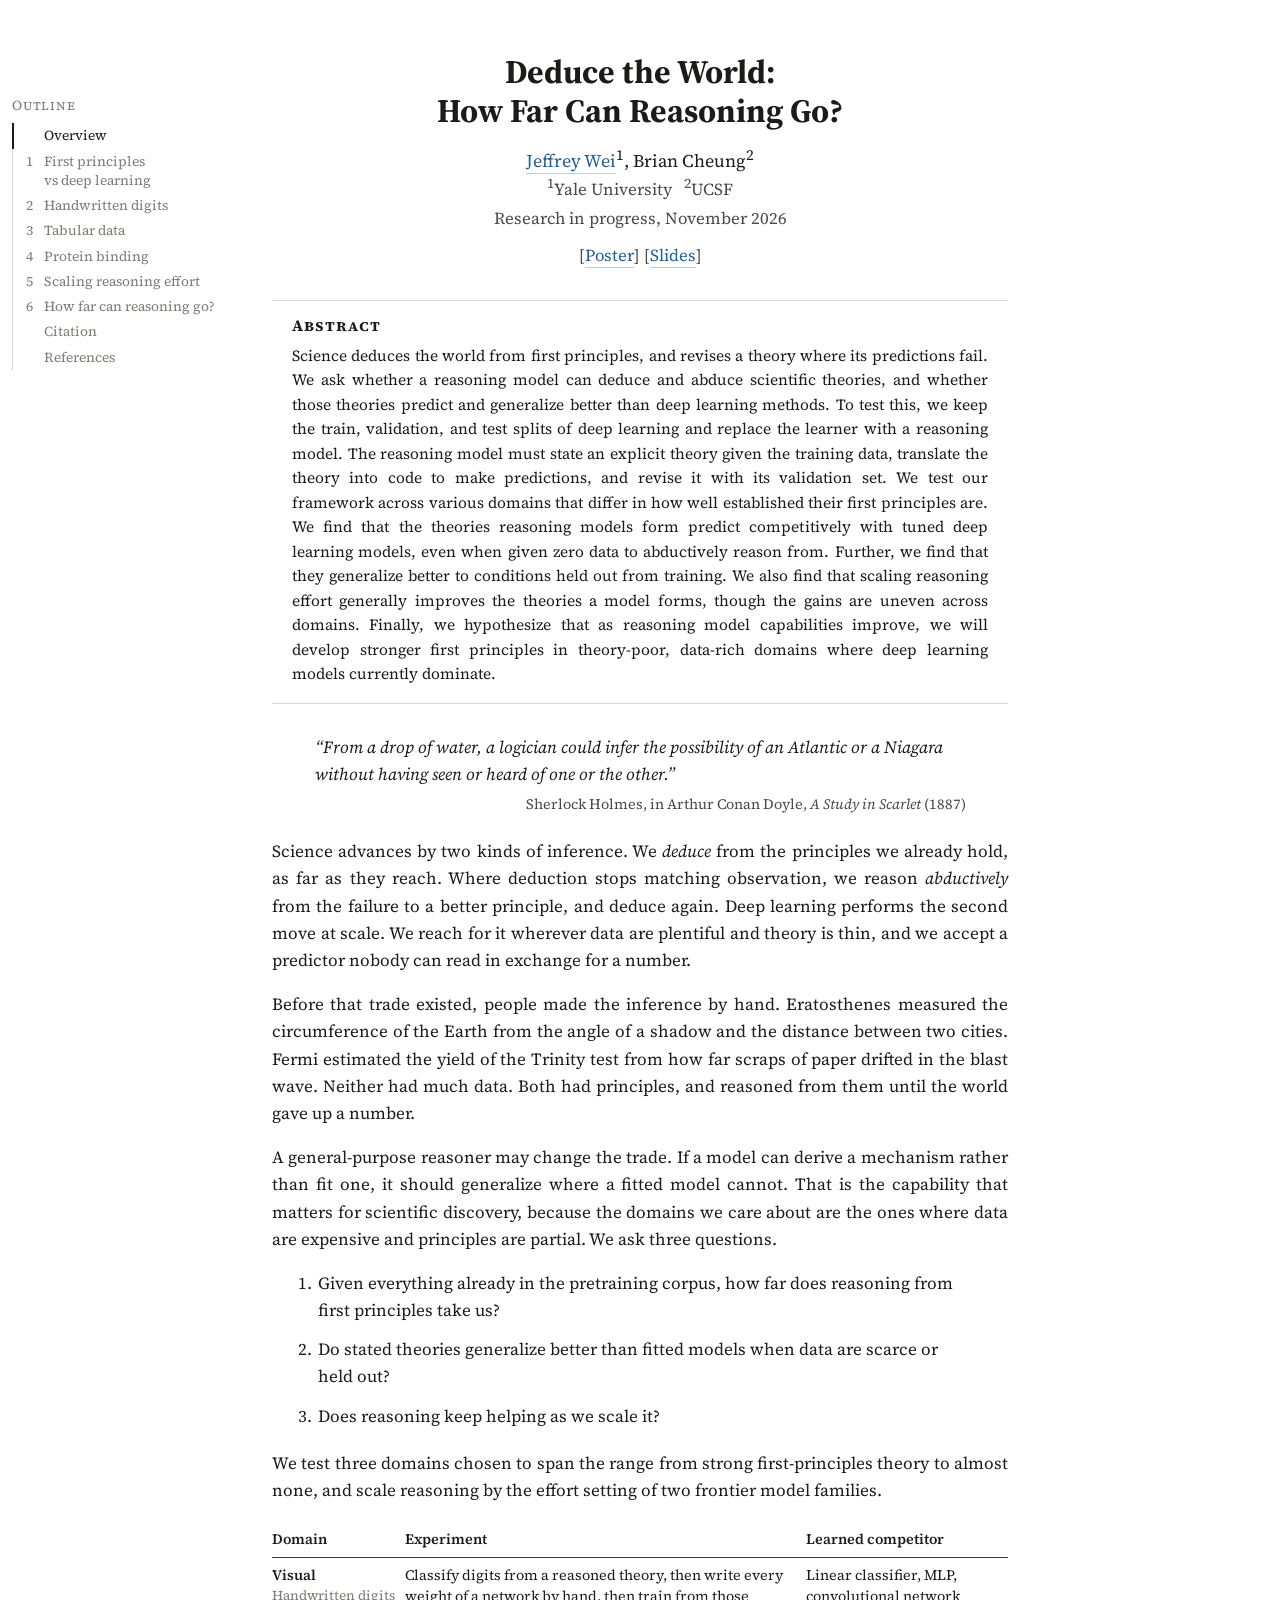
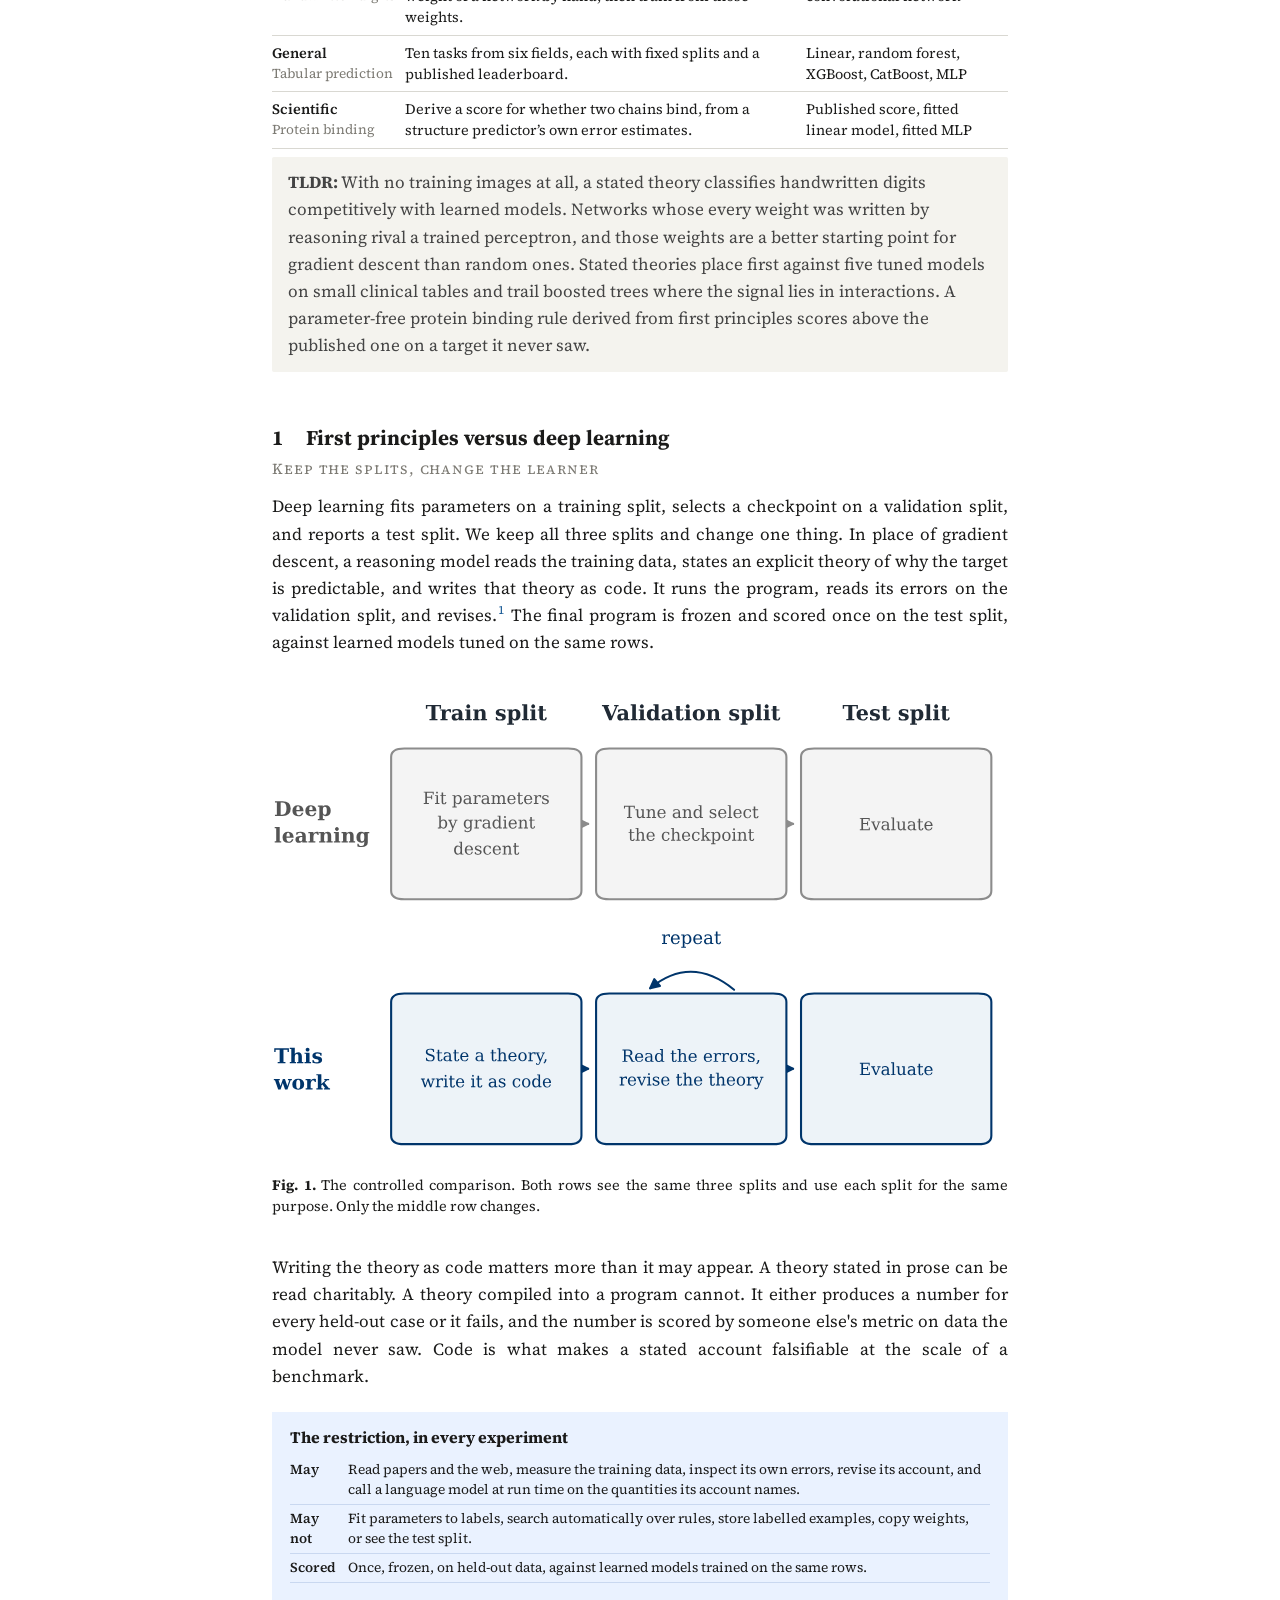
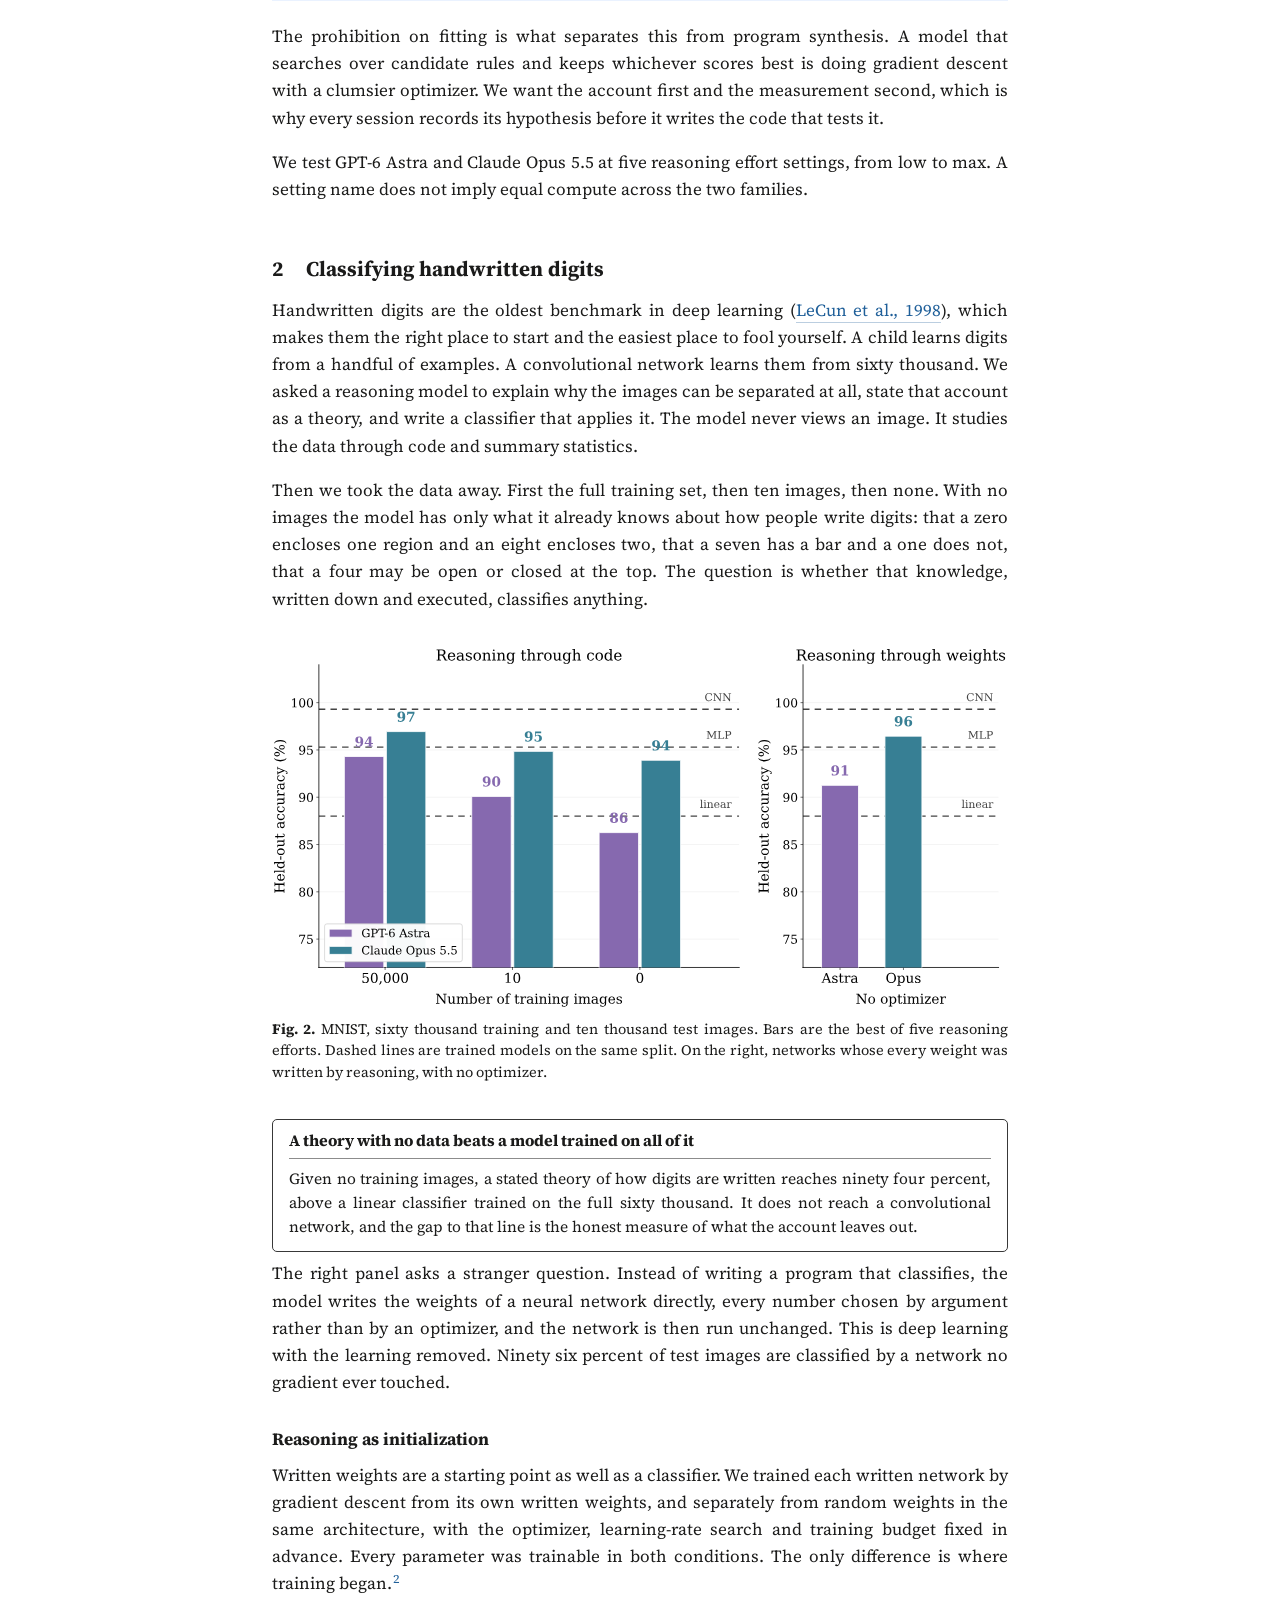
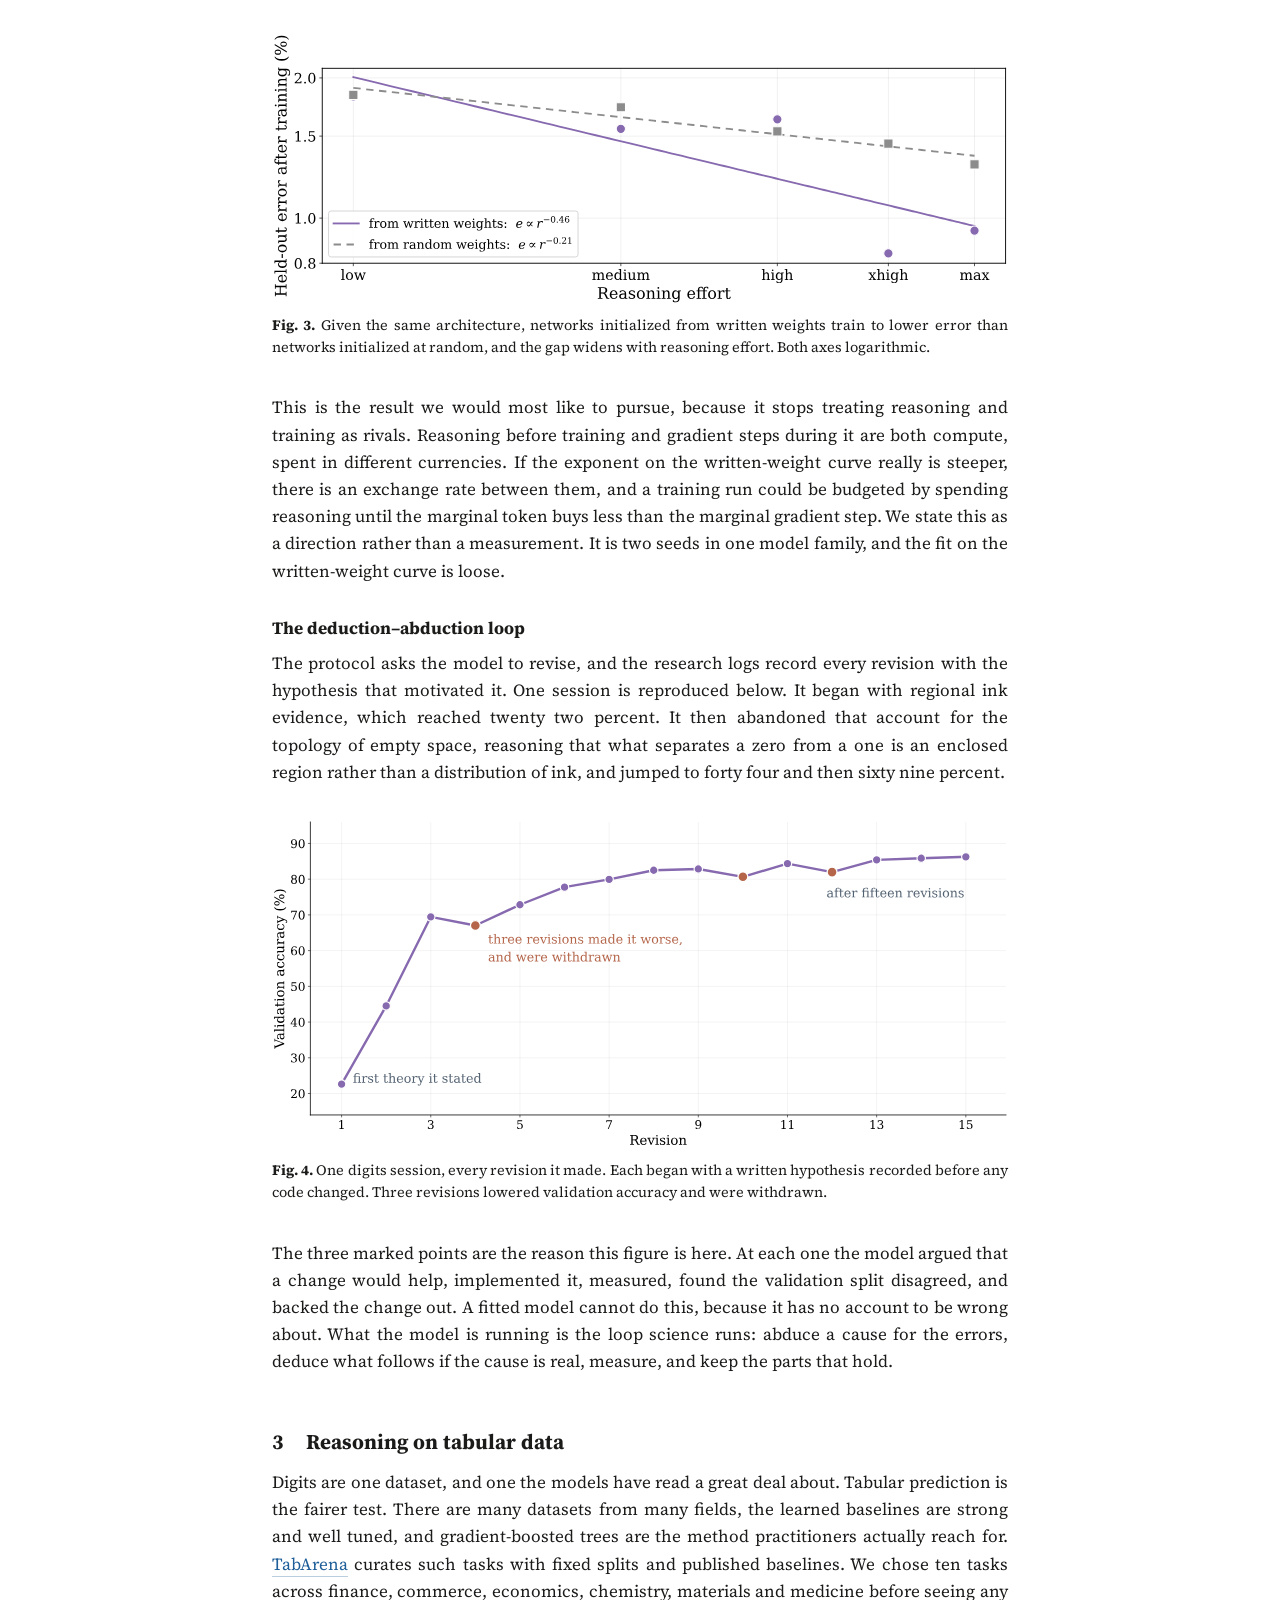
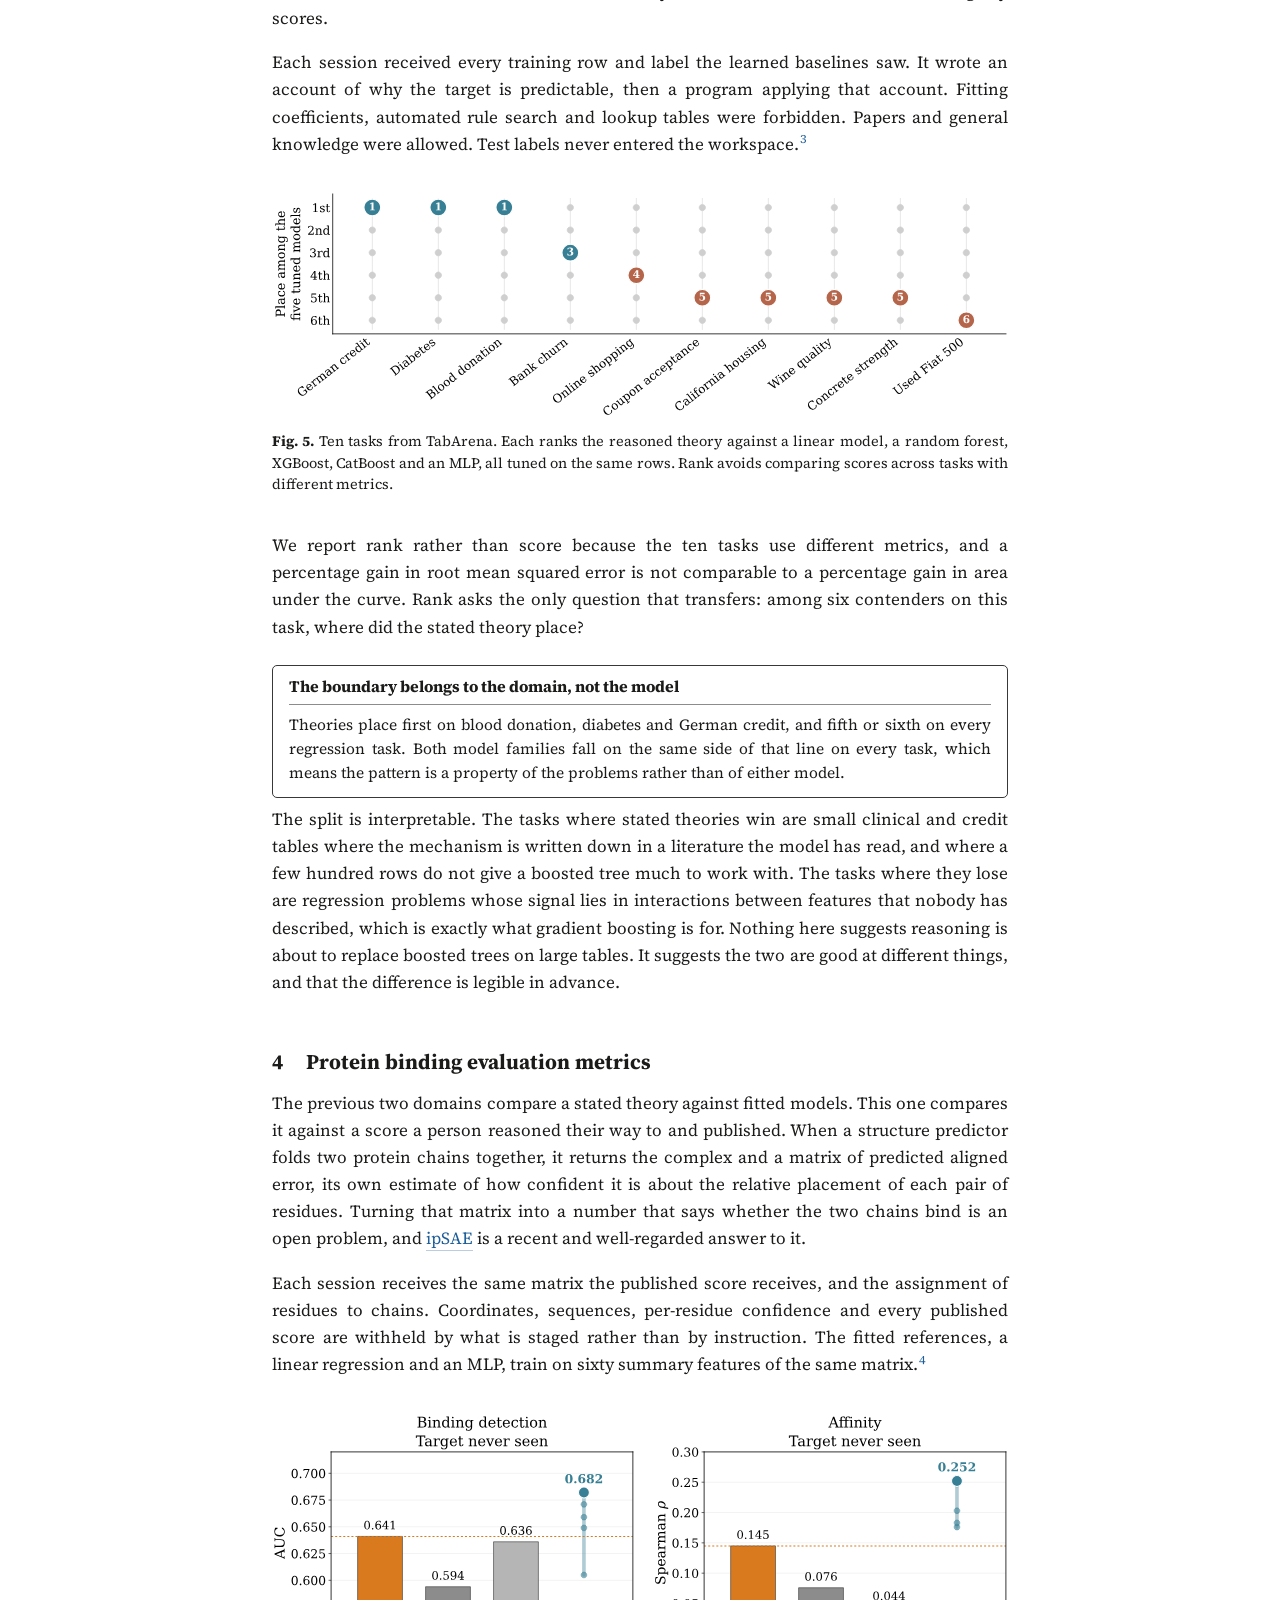
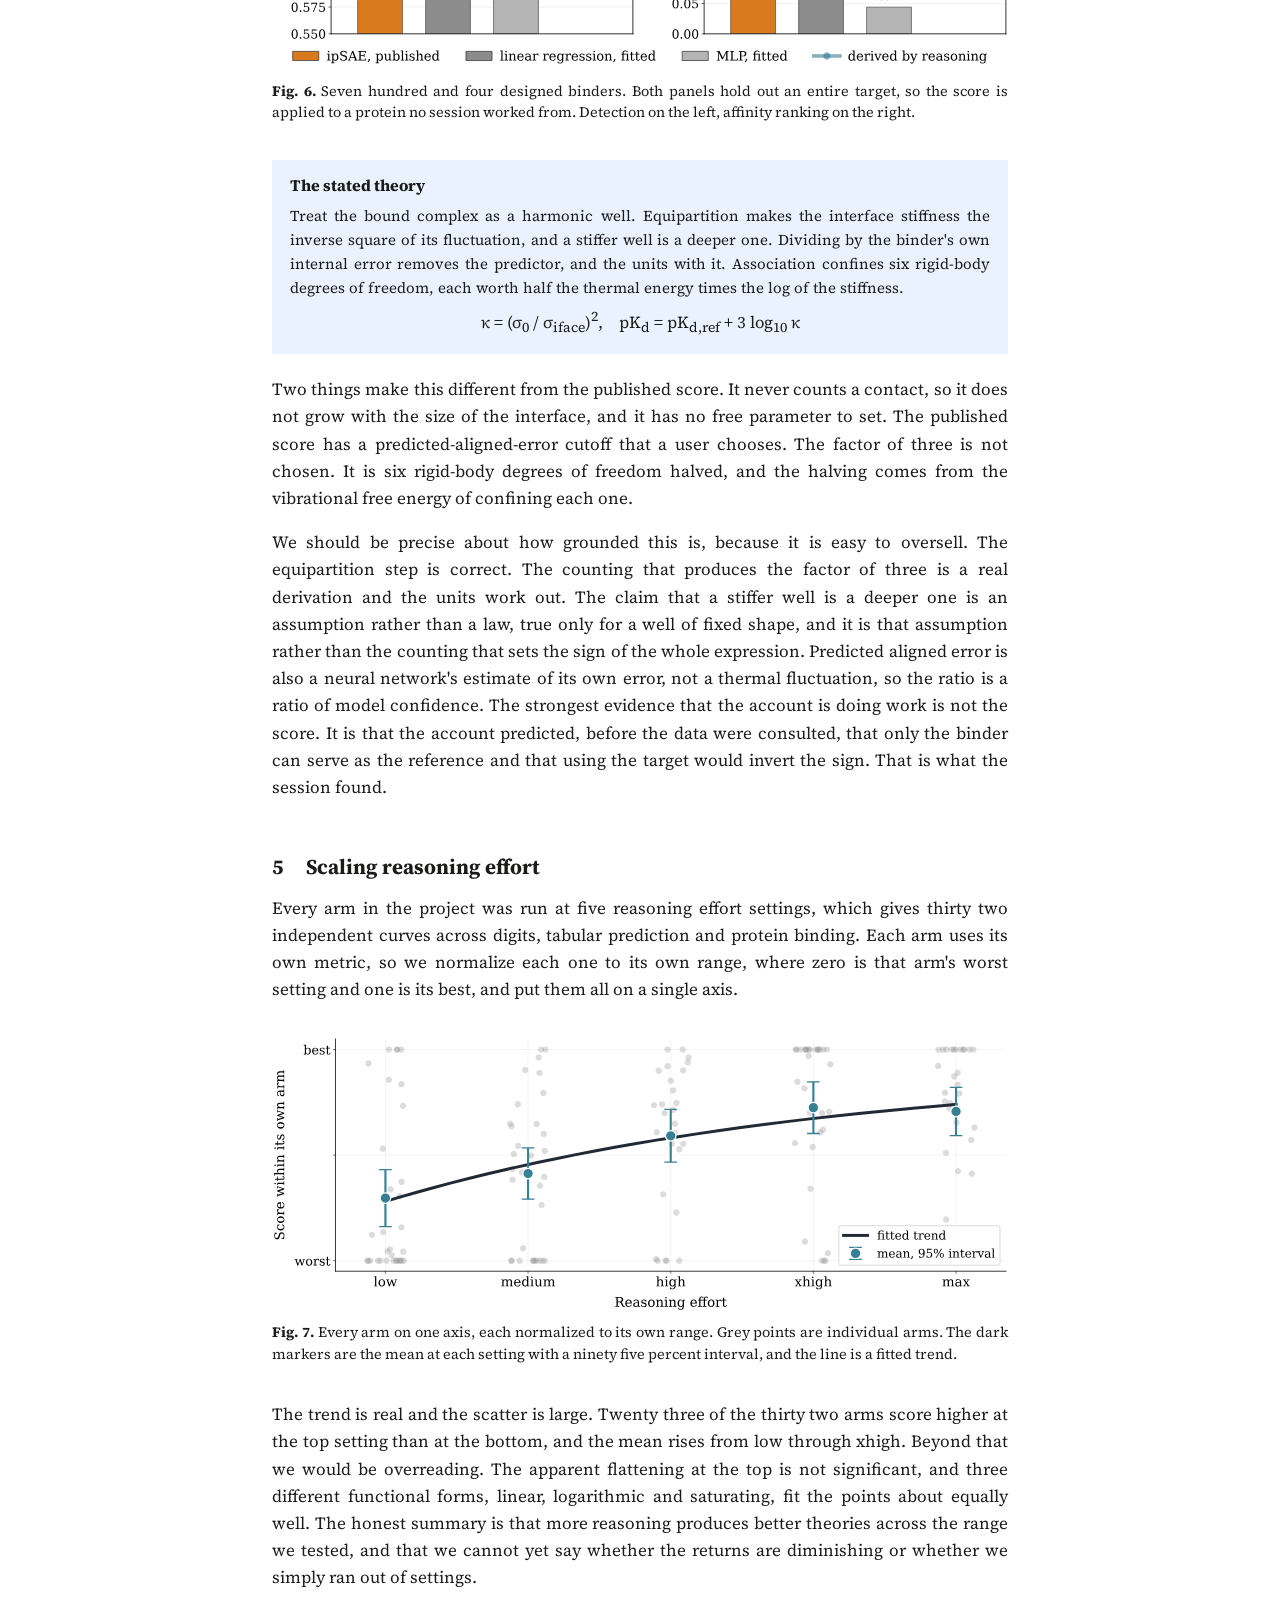
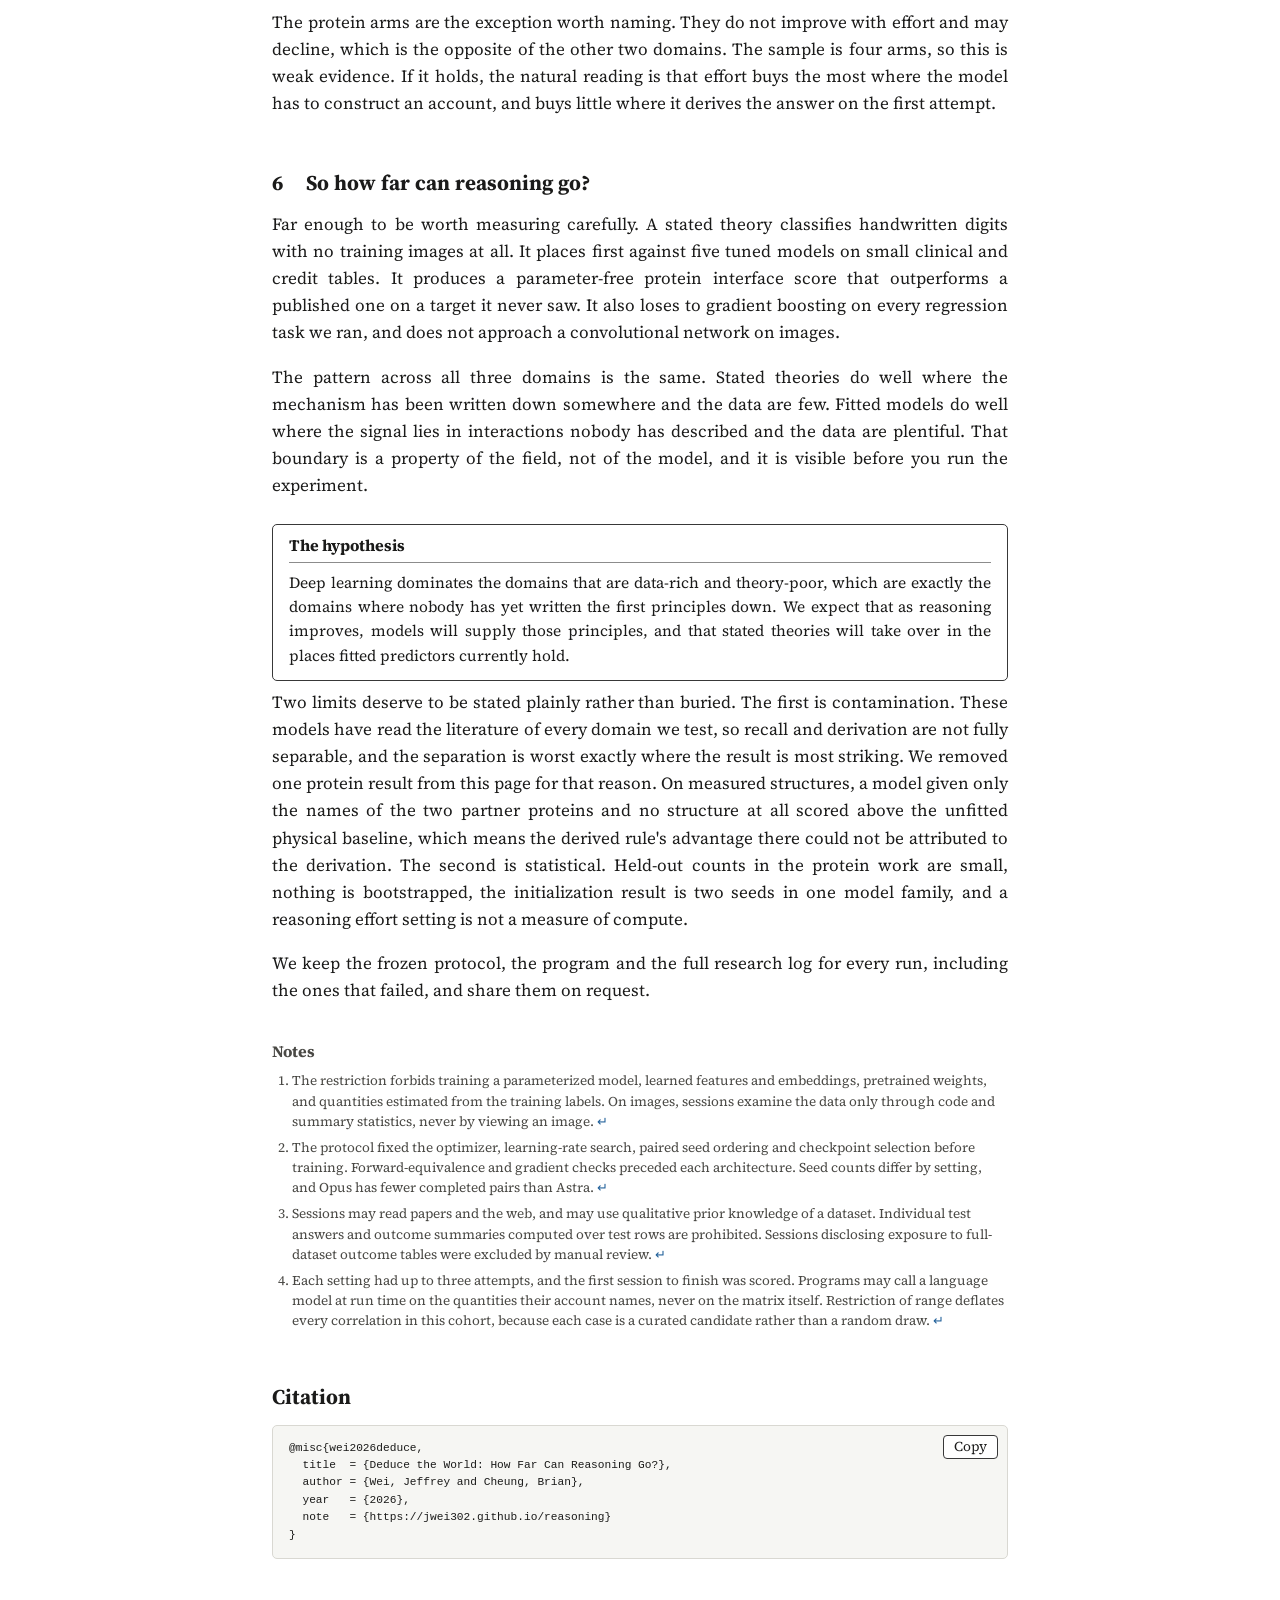
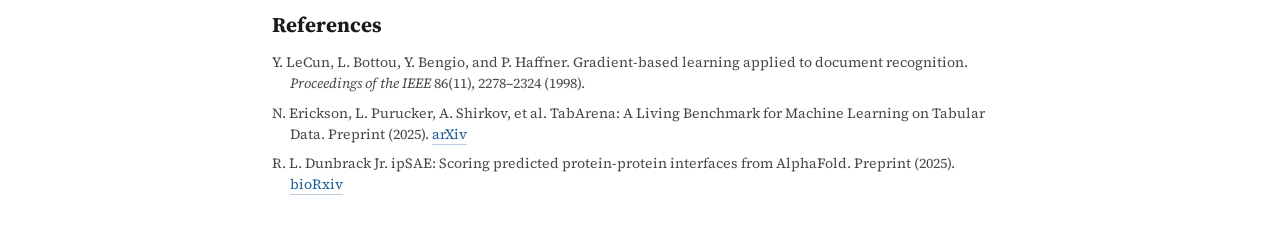
<file: docs/index.html>
<!DOCTYPE html>
<html lang="en">
<head>
<meta charset="utf-8">
<meta name="viewport" content="width=device-width, initial-scale=1">
<title>Deduce the World</title>
<meta name="description" content="Can a reasoning model deduce and abduce scientific theories? We keep the train, validation and test splits of deep learning, replace the learner with a reasoning model, and score the theories it states against tuned models on handwritten digits, tabular data and protein binding.">
<meta property="og:type" content="website">
<meta property="og:title" content="Deduce the World: How Far Can Reasoning Go?">
<meta property="og:description" content="We replace the learner with a reasoning model that must state an explicit theory, write it as code, and revise it against validation. The theories predict competitively with tuned deep learning models and generalize better to held-out conditions.">
<link rel="preconnect" href="https://fonts.googleapis.com">
<link rel="stylesheet" href="https://fonts.googleapis.com/css2?family=Source+Serif+4:ital,opsz,wght@0,8..60,400..700;1,8..60,400..700&display=swap">
<link rel="stylesheet" href="style.css">
<script src="site.js" defer></script>
</head>
<body>
<nav class="toc" aria-label="Outline">
  <p class="toc-title">Outline</p>
  <ol>
    <li><a href="#top"><span></span>Overview</a></li>
    <li><a href="#framework"><span>1</span>First principles vs deep learning</a></li>
    <li><a href="#digits"><span>2</span>Handwritten digits</a></li>
    <li><a href="#tabular"><span>3</span>Tabular data</a></li>
    <li><a href="#binding"><span>4</span>Protein binding</a></li>
    <li><a href="#effort"><span>5</span>Scaling reasoning effort</a></li>
    <li><a href="#close"><span>6</span>How far can reasoning go?</a></li>
    <li><a href="#citation"><span></span>Citation</a></li>
    <li><a href="#references"><span></span>References</a></li>
  </ol>
</nav>
<main>

  <header class="masthead" id="top">
    <h1>Deduce the World:<br>How Far Can Reasoning Go?</h1>
    <p class="authors"><a href="https://jwei302.github.io">Jeffrey Wei</a><sup>1</sup>, Brian Cheung<sup>2</sup></p>
    <p class="venue"><sup>1</sup>Yale University &nbsp; <sup>2</sup>UCSF</p>
    <p class="venue">Research in progress, November 2026</p>
    <p class="links">[<a href="poster.pdf">Poster</a>] [<a href="slides/">Slides</a>]</p>
  </header>

  <section class="abstract" id="abstract">
    <h2>Abstract</h2>
    <p>Science deduces the world from first principles, and revises a theory where its predictions fail. We ask whether a reasoning model can deduce and abduce scientific theories, and whether those theories predict and generalize better than deep learning methods. To test this, we keep the train, validation, and test splits of deep learning and replace the learner with a reasoning model. The reasoning model must state an explicit theory given the training data, translate the theory into code to make predictions, and revise it with its validation set. We test our framework across various domains that differ in how well established their first principles are. We find that the theories reasoning models form predict competitively with tuned deep learning models, even when given zero data to abductively reason from. Further, we find that they generalize better to conditions held out from training. We also find that scaling reasoning effort generally improves the theories a model forms, though the gains are uneven across domains. Finally, we hypothesize that as reasoning model capabilities improve, we will develop stronger first principles in theory-poor, data-rich domains where deep learning models currently dominate.</p>
  </section>

  <div class="intro">
    <blockquote class="epigraph">
      <p>&ldquo;From a drop of water, a logician could infer the possibility of an Atlantic or a Niagara without having seen or heard of one or the other.&rdquo;</p>
      <footer>Sherlock Holmes, in Arthur Conan Doyle, <cite>A Study in Scarlet</cite> (1887)</footer>
    </blockquote>
    <p>Science advances by two kinds of inference. We <em>deduce</em> from the principles we already hold, as far as they reach. Where deduction stops matching observation, we reason <em>abductively</em> from the failure to a better principle, and deduce again. Deep learning performs the second move at scale. We reach for it wherever data are plentiful and theory is thin, and we accept a predictor nobody can read in exchange for a number.</p>
    <p>Before that trade existed, people made the inference by hand. Eratosthenes measured the circumference of the Earth from the angle of a shadow and the distance between two cities. Fermi estimated the yield of the Trinity test from how far scraps of paper drifted in the blast wave. Neither had much data. Both had principles, and reasoned from them until the world gave up a number.</p>
    <p>A general-purpose reasoner may change the trade. If a model can derive a mechanism rather than fit one, it should generalize where a fitted model cannot. That is the capability that matters for scientific discovery, because the domains we care about are the ones where data are expensive and principles are partial. We ask three questions.</p>
    <ol class="research-questions question-list" role="list">
      <li>Given everything already in the pretraining corpus, how far does reasoning from first principles&nbsp;take&nbsp;us?</li>
      <li>Do stated theories generalize better than fitted models when data are scarce or held&nbsp;out?</li>
      <li>Does reasoning keep helping as we scale&nbsp;it?</li>
    </ol>
    <p>We test three domains chosen to span the range from strong first-principles theory to almost none, and scale reasoning by the effort setting of two frontier model families.</p>
    <table class="domains">
      <thead><tr><th>Domain</th><th>Experiment</th><th>Learned competitor</th></tr></thead>
      <tbody>
        <tr><td>Visual<span>Handwritten digits</span></td><td>Classify digits from a reasoned theory, then write every weight of a network by hand, then train from those weights.</td><td>Linear classifier, MLP, convolutional network</td></tr>
        <tr><td>General<span>Tabular prediction</span></td><td>Ten tasks from six fields, each with fixed splits and a published leaderboard.</td><td>Linear, random forest, XGBoost, CatBoost, MLP</td></tr>
        <tr><td>Scientific<span>Protein binding</span></td><td>Derive a score for whether two chains bind, from a structure predictor&rsquo;s own error estimates.</td><td>Published score, fitted linear model, fitted MLP</td></tr>
      </tbody>
    </table>
    <p class="tldr"><strong>TLDR:</strong> With no training images at all, a stated theory classifies handwritten digits competitively with learned models. Networks whose every weight was written by reasoning rival a trained perceptron, and those weights are a better starting point for gradient descent than random ones. Stated theories place first against five tuned models on small clinical tables and trail boosted trees where the signal lies in interactions. A parameter-free protein binding rule derived from first principles scores above the published one on a target it never saw.</p>
  </div>

  <section id="framework">
    <h2 class="num">First principles versus deep learning</h2>
    <p class="kicker">Keep the splits, change the learner</p>
    <p>Deep learning fits parameters on a training split, selects a checkpoint on a validation split, and reports a test split. We keep all three splits and change one thing. In place of gradient descent, a reasoning model reads the training data, states an explicit theory of why the target is predictable, and writes that theory as code. It runs the program, reads its errors on the validation split, and revises.<sup class="note-ref"><a href="#note-1" id="note-ref-1" role="doc-noteref">1</a></sup> The final program is frozen and scored once on the test split, against learned models tuned on the same rows.</p>
    <figure class="box" id="fig-framework">
      <img class="plot zoomable" src="figs/poster_framework.svg" alt="The two learners side by side across train, validation and test splits">
      <figcaption>The controlled comparison. Both rows see the same three splits and use each split for the same purpose. Only the middle row changes.</figcaption>
    </figure>
    <p>Writing the theory as code matters more than it may appear. A theory stated in prose can be read charitably. A theory compiled into a program cannot. It either produces a number for every held-out case or it fails, and the number is scored by someone else's metric on data the model never saw. Code is what makes a stated account falsifiable at the scale of a benchmark.</p>
    <div class="theorem">
      <h3>The restriction, in every experiment</h3>
      <table>
        <tr><th>May</th><td>Read papers and the web, measure the training data, inspect its own errors, revise its account, and call a language model at run time on the quantities its account names.</td></tr>
        <tr><th>May not</th><td>Fit parameters to labels, search automatically over rules, store labelled examples, copy weights, or see the test split.</td></tr>
        <tr><th>Scored</th><td>Once, frozen, on held-out data, against learned models trained on the same rows.</td></tr>
      </table>
    </div>
    <p>The prohibition on fitting is what separates this from program synthesis. A model that searches over candidate rules and keeps whichever scores best is doing gradient descent with a clumsier optimizer. We want the account first and the measurement second, which is why every session records its hypothesis before it writes the code that tests it.</p>
    <p>We test GPT-6 Astra and Claude Opus 5.5 at five reasoning effort settings, from low to max. A setting name does not imply equal compute across the two families.</p>
  </section>

  <section id="digits">
    <h2 class="num">Classifying handwritten digits</h2>
    <p>Handwritten digits are the oldest benchmark in deep learning (<a href="#ref-mnist">LeCun et al., 1998</a>), which makes them the right place to start and the easiest place to fool yourself. A child learns digits from a handful of examples. A convolutional network learns them from sixty thousand. We asked a reasoning model to explain why the images can be separated at all, state that account as a theory, and write a classifier that applies it. The model never views an image. It studies the data through code and summary statistics.</p>
    <p>Then we took the data away. First the full training set, then ten images, then none. With no images the model has only what it already knows about how people write digits: that a zero encloses one region and an eight encloses two, that a seven has a bar and a one does not, that a four may be open or closed at the top. The question is whether that knowledge, written down and executed, classifies anything.</p>
    <figure class="box" id="fig-digits">
      <img class="plot zoomable" src="figs/poster_digits.svg" alt="Held-out accuracy of reasoned classifiers against trained baselines">
      <figcaption>MNIST, sixty thousand training and ten thousand test images. Bars are the best of five reasoning efforts. Dashed lines are trained models on the same split. On the right, networks whose every weight was written by reasoning, with no optimizer.</figcaption>
    </figure>
    <div class="phen">
      <h3>A theory with no data beats a model trained on all of it</h3>
      <p>Given no training images, a stated theory of how digits are written reaches ninety four percent, above a linear classifier trained on the full sixty thousand. It does not reach a convolutional network, and the gap to that line is the honest measure of what the account leaves out.</p>
    </div>
    <p>The right panel asks a stranger question. Instead of writing a program that classifies, the model writes the weights of a neural network directly, every number chosen by argument rather than by an optimizer, and the network is then run unchanged. This is deep learning with the learning removed. Ninety six percent of test images are classified by a network no gradient ever touched.</p>

    <h3 class="sub">Reasoning as initialization</h3>
    <p>Written weights are a starting point as well as a classifier. We trained each written network by gradient descent from its own written weights, and separately from random weights in the same architecture, with the optimizer, learning-rate search and training budget fixed in advance. Every parameter was trainable in both conditions. The only difference is where training began.<sup class="note-ref"><a href="#note-2" id="note-ref-2" role="doc-noteref">2</a></sup></p>
    <figure class="box" id="fig-init">
      <img class="plot zoomable" src="figs/poster_powerlaw.svg" alt="Held-out error after training against reasoning effort, both axes logarithmic">
      <figcaption>Given the same architecture, networks initialized from written weights train to lower error than networks initialized at random, and the gap widens with reasoning effort. Both axes logarithmic.</figcaption>
    </figure>
    <p>This is the result we would most like to pursue, because it stops treating reasoning and training as rivals. Reasoning before training and gradient steps during it are both compute, spent in different currencies. If the exponent on the written-weight curve really is steeper, there is an exchange rate between them, and a training run could be budgeted by spending reasoning until the marginal token buys less than the marginal gradient step. We state this as a direction rather than a measurement. It is two seeds in one model family, and the fit on the written-weight curve is loose.</p>

    <h3 class="sub">The deduction&ndash;abduction loop</h3>
    <p>The protocol asks the model to revise, and the research logs record every revision with the hypothesis that motivated it. One session is reproduced below. It began with regional ink evidence, which reached twenty two percent. It then abandoned that account for the topology of empty space, reasoning that what separates a zero from a one is an enclosed region rather than a distribution of ink, and jumped to forty four and then sixty nine percent.</p>
    <figure class="box" id="fig-cycles">
      <img class="plot zoomable" src="figs/poster_cycles.svg" alt="Validation accuracy across fifteen revisions of one digits session">
      <figcaption>One digits session, every revision it made. Each began with a written hypothesis recorded before any code changed. Three revisions lowered validation accuracy and were withdrawn.</figcaption>
    </figure>
    <p>The three marked points are the reason this figure is here. At each one the model argued that a change would help, implemented it, measured, found the validation split disagreed, and backed the change out. A fitted model cannot do this, because it has no account to be wrong about. What the model is running is the loop science runs: abduce a cause for the errors, deduce what follows if the cause is real, measure, and keep the parts that hold.</p>
  </section>

  <section id="tabular">
    <h2 class="num">Reasoning on tabular data</h2>
    <p>Digits are one dataset, and one the models have read a great deal about. Tabular prediction is the fairer test. There are many datasets from many fields, the learned baselines are strong and well tuned, and gradient-boosted trees are the method practitioners actually reach for. <a href="#ref-tabarena">TabArena</a> curates such tasks with fixed splits and published baselines. We chose ten tasks across finance, commerce, economics, chemistry, materials and medicine before seeing any scores.</p>
    <p>Each session received every training row and label the learned baselines saw. It wrote an account of why the target is predictable, then a program applying that account. Fitting coefficients, automated rule search and lookup tables were forbidden. Papers and general knowledge were allowed. Test labels never entered the workspace.<sup class="note-ref"><a href="#note-3" id="note-ref-3" role="doc-noteref">3</a></sup></p>
    <figure class="box" id="fig-tabular">
      <img class="plot zoomable" src="figs/poster_tabular.svg" alt="Rank of the reasoned theory among five tuned models on ten tabular tasks">
      <figcaption>Ten tasks from TabArena. Each ranks the reasoned theory against a linear model, a random forest, XGBoost, CatBoost and an MLP, all tuned on the same rows. Rank avoids comparing scores across tasks with different metrics.</figcaption>
    </figure>
    <p>We report rank rather than score because the ten tasks use different metrics, and a percentage gain in root mean squared error is not comparable to a percentage gain in area under the curve. Rank asks the only question that transfers: among six contenders on this task, where did the stated theory place?</p>
    <div class="phen">
      <h3>The boundary belongs to the domain, not the model</h3>
      <p>Theories place first on blood donation, diabetes and German credit, and fifth or sixth on every regression task. Both model families fall on the same side of that line on every task, which means the pattern is a property of the problems rather than of either model.</p>
    </div>
    <p>The split is interpretable. The tasks where stated theories win are small clinical and credit tables where the mechanism is written down in a literature the model has read, and where a few hundred rows do not give a boosted tree much to work with. The tasks where they lose are regression problems whose signal lies in interactions between features that nobody has described, which is exactly what gradient boosting is for. Nothing here suggests reasoning is about to replace boosted trees on large tables. It suggests the two are good at different things, and that the difference is legible in advance.</p>
  </section>

  <section id="binding">
    <h2 class="num">Protein binding evaluation metrics</h2>
    <p>The previous two domains compare a stated theory against fitted models. This one compares it against a score a person reasoned their way to and published. When a structure predictor folds two protein chains together, it returns the complex and a matrix of predicted aligned error, its own estimate of how confident it is about the relative placement of each pair of residues. Turning that matrix into a number that says whether the two chains bind is an open problem, and <a href="#ref-ipsae">ipSAE</a> is a recent and well-regarded answer to it.</p>
    <p>Each session receives the same matrix the published score receives, and the assignment of residues to chains. Coordinates, sequences, per-residue confidence and every published score are withheld by what is staged rather than by instruction. The fitted references, a linear regression and an MLP, train on sixty summary features of the same matrix.<sup class="note-ref"><a href="#note-4" id="note-ref-4" role="doc-noteref">4</a></sup></p>
    <figure class="box" id="fig-ipsae">
      <img class="plot zoomable" src="figs/poster_ipsae.svg" alt="Detection and affinity on a target never seen, against the published score and two fitted models">
      <figcaption>Seven hundred and four designed binders. Both panels hold out an entire target, so the score is applied to a protein no session worked from. Detection on the left, affinity ranking on the right.</figcaption>
    </figure>
    <div class="theorem">
      <h3>The stated theory</h3>
      <p>Treat the bound complex as a harmonic well. Equipartition makes the interface stiffness the inverse square of its fluctuation, and a stiffer well is a deeper one. Dividing by the binder's own internal error removes the predictor, and the units with it. Association confines six rigid-body degrees of freedom, each worth half the thermal energy times the log of the stiffness.</p>
      <p class="display">&kappa; = (&sigma;<sub>0</sub> / &sigma;<sub>iface</sub>)<sup>2</sup>, &nbsp;&nbsp; pK<sub>d</sub> = pK<sub>d,ref</sub> + 3 log<sub>10</sub> &kappa;</p>
    </div>
    <p>Two things make this different from the published score. It never counts a contact, so it does not grow with the size of the interface, and it has no free parameter to set. The published score has a predicted-aligned-error cutoff that a user chooses. The factor of three is not chosen. It is six rigid-body degrees of freedom halved, and the halving comes from the vibrational free energy of confining each one.</p>
    <p>We should be precise about how grounded this is, because it is easy to oversell. The equipartition step is correct. The counting that produces the factor of three is a real derivation and the units work out. The claim that a stiffer well is a deeper one is an assumption rather than a law, true only for a well of fixed shape, and it is that assumption rather than the counting that sets the sign of the whole expression. Predicted aligned error is also a neural network's estimate of its own error, not a thermal fluctuation, so the ratio is a ratio of model confidence. The strongest evidence that the account is doing work is not the score. It is that the account predicted, before the data were consulted, that only the binder can serve as the reference and that using the target would invert the sign. That is what the session found.</p>
  </section>

  <section id="effort">
    <h2 class="num">Scaling reasoning effort</h2>
    <p>Every arm in the project was run at five reasoning effort settings, which gives thirty two independent curves across digits, tabular prediction and protein binding. Each arm uses its own metric, so we normalize each one to its own range, where zero is that arm's worst setting and one is its best, and put them all on a single axis.</p>
    <figure class="box" id="fig-effort">
      <img class="plot zoomable" src="figs/poster_effort.svg" alt="All thirty two arms against reasoning effort, with a fitted trend">
      <figcaption>Every arm on one axis, each normalized to its own range. Grey points are individual arms. The dark markers are the mean at each setting with a ninety five percent interval, and the line is a fitted trend.</figcaption>
    </figure>
    <p>The trend is real and the scatter is large. Twenty three of the thirty two arms score higher at the top setting than at the bottom, and the mean rises from low through xhigh. Beyond that we would be overreading. The apparent flattening at the top is not significant, and three different functional forms, linear, logarithmic and saturating, fit the points about equally well. The honest summary is that more reasoning produces better theories across the range we tested, and that we cannot yet say whether the returns are diminishing or whether we simply ran out of settings.</p>
    <p>The protein arms are the exception worth naming. They do not improve with effort and may decline, which is the opposite of the other two domains. The sample is four arms, so this is weak evidence. If it holds, the natural reading is that effort buys the most where the model has to construct an account, and buys little where it derives the answer on the first attempt.</p>
  </section>

  <section id="close">
    <h2 class="num">So how far can reasoning go?</h2>
    <p>Far enough to be worth measuring carefully. A stated theory classifies handwritten digits with no training images at all. It places first against five tuned models on small clinical and credit tables. It produces a parameter-free protein interface score that outperforms a published one on a target it never saw. It also loses to gradient boosting on every regression task we ran, and does not approach a convolutional network on images.</p>
    <p>The pattern across all three domains is the same. Stated theories do well where the mechanism has been written down somewhere and the data are few. Fitted models do well where the signal lies in interactions nobody has described and the data are plentiful. That boundary is a property of the field, not of the model, and it is visible before you run the experiment.</p>
    <div class="phen">
      <h3>The hypothesis</h3>
      <p>Deep learning dominates the domains that are data-rich and theory-poor, which are exactly the domains where nobody has yet written the first principles down. We expect that as reasoning improves, models will supply those principles, and that stated theories will take over in the places fitted predictors currently hold.</p>
    </div>
    <p>Two limits deserve to be stated plainly rather than buried. The first is contamination. These models have read the literature of every domain we test, so recall and derivation are not fully separable, and the separation is worst exactly where the result is most striking. We removed one protein result from this page for that reason. On measured structures, a model given only the names of the two partner proteins and no structure at all scored above the unfitted physical baseline, which means the derived rule's advantage there could not be attributed to the derivation. The second is statistical. Held-out counts in the protein work are small, nothing is bootstrapped, the initialization result is two seeds in one model family, and a reasoning effort setting is not a measure of compute.</p>
    <p>We keep the frozen protocol, the program and the full research log for every run, including the ones that failed, and share them on request.</p>
  </section>

  <section class="footnotes" id="notes" role="doc-endnotes" aria-labelledby="notes-title">
    <h2 id="notes-title">Notes</h2>
    <ol>
      <li id="note-1">The restriction forbids training a parameterized model, learned features and embeddings, pretrained weights, and quantities estimated from the training labels. On images, sessions examine the data only through code and summary statistics, never by viewing an image. <a class="note-back" href="#note-ref-1">&crarr;</a></li>
      <li id="note-2">The protocol fixed the optimizer, learning-rate search, paired seed ordering and checkpoint selection before training. Forward-equivalence and gradient checks preceded each architecture. Seed counts differ by setting, and Opus has fewer completed pairs than Astra. <a class="note-back" href="#note-ref-2">&crarr;</a></li>
      <li id="note-3">Sessions may read papers and the web, and may use qualitative prior knowledge of a dataset. Individual test answers and outcome summaries computed over test rows are prohibited. Sessions disclosing exposure to full-dataset outcome tables were excluded by manual review. <a class="note-back" href="#note-ref-3">&crarr;</a></li>
      <li id="note-4">Each setting had up to three attempts, and the first session to finish was scored. Programs may call a language model at run time on the quantities their account names, never on the matrix itself. Restriction of range deflates every correlation in this cohort, because each case is a curated candidate rather than a random draw. <a class="note-back" href="#note-ref-4">&crarr;</a></li>
    </ol>
  </section>

  <section id="citation">
    <h2>Citation</h2>
    <div class="cite">
      <button class="plain-btn" id="copy-bib" type="button">Copy</button>
<pre id="bibtex">@misc{wei2026deduce,
  title  = {Deduce the World: How Far Can Reasoning Go?},
  author = {Wei, Jeffrey and Cheung, Brian},
  year   = {2026},
  note   = {https://jwei302.github.io/reasoning}
}</pre>
    </div>
  </section>

  <section id="references">
    <h2>References</h2>
    <ul class="refs">
      <li id="ref-mnist">Y. LeCun, L. Bottou, Y. Bengio, and P. Haffner. Gradient-based learning applied to document recognition. <i>Proceedings of the IEEE</i> 86(11), 2278&ndash;2324 (1998).</li>
      <li id="ref-tabarena">N. Erickson, L. Purucker, A. Shirkov, et al. TabArena: A Living Benchmark for Machine Learning on Tabular Data. Preprint (2025). <a href="https://arxiv.org/abs/2506.16791">arXiv</a></li>
      <li id="ref-ipsae">R. L. Dunbrack Jr. ipSAE: Scoring predicted protein-protein interfaces from AlphaFold. Preprint (2025). <a href="https://www.biorxiv.org/content/10.1101/2025.02.10.637595v1">bioRxiv</a></li>
    </ul>
  </section>
</main>
<div class="lightbox" id="lightbox" role="dialog" aria-modal="true" aria-label="Enlarged figure"><img alt=""></div>
</body>
</html>
</file>
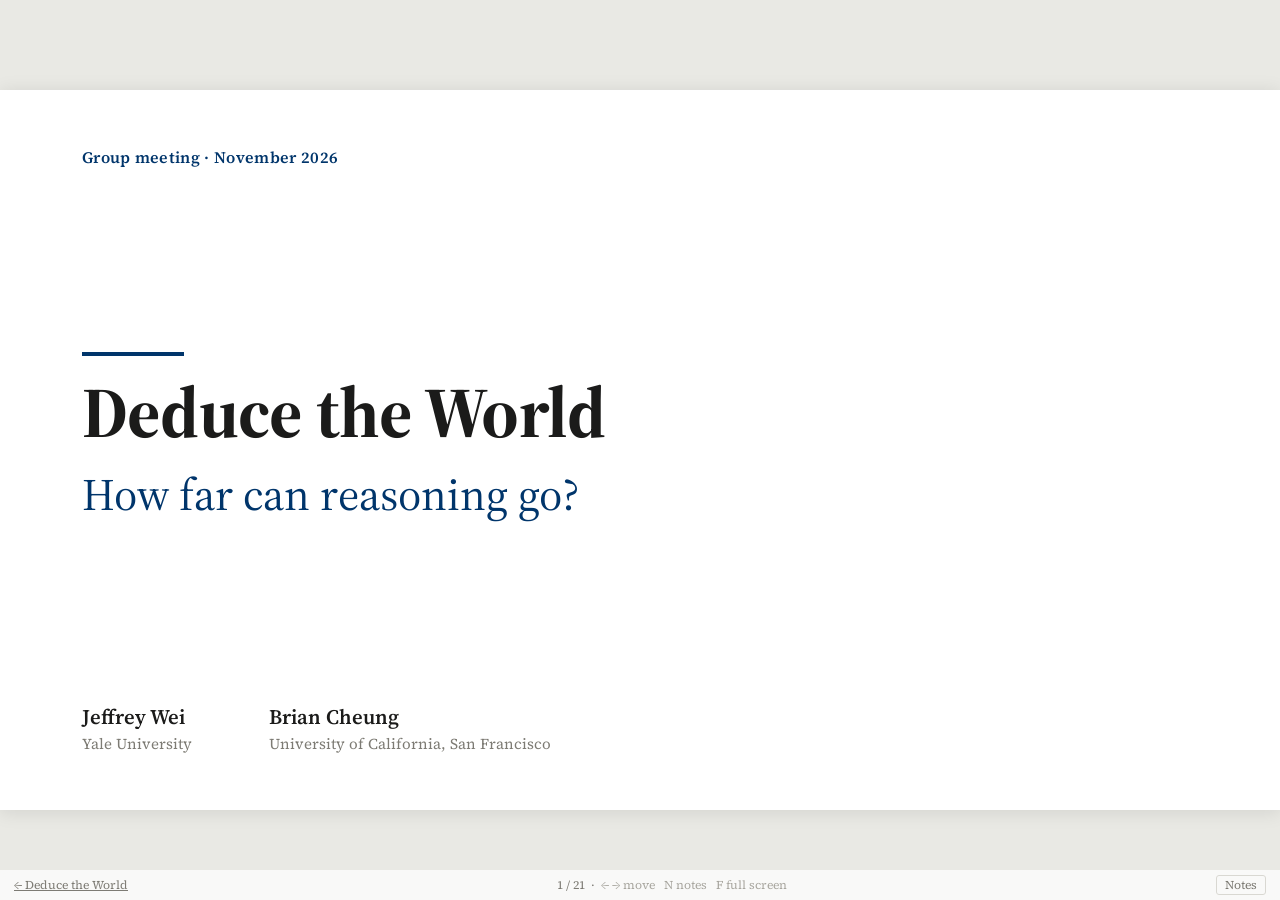
<file: docs/slides/index.html>
<!DOCTYPE html>
<html lang="en">
<head>
<meta charset="utf-8">
<meta name="viewport" content="width=device-width, initial-scale=1">
<title>Deduce the World &middot; Slides</title>
<meta name="description" content="Slides for Deduce the World: How Far Can Reasoning Go? A reasoning model states a scientific theory, writes it as code, and revises it against validation, on handwritten digits, tabular data and protein binding.">
<meta property="og:type" content="website">
<meta property="og:title" content="Deduce the World &middot; Slides">
<meta property="og:description" content="A reasoning model states a scientific theory, writes it as code, and revises it against validation. Slides for the project.">
<link rel="preconnect" href="https://fonts.googleapis.com">
<link rel="preconnect" href="https://fonts.gstatic.com" crossorigin>
<link rel="stylesheet" href="https://fonts.googleapis.com/css2?family=Source+Serif+4:ital,opsz,wght@0,8..60,400..700;1,8..60,400..700&display=swap">
<style>
:root {
  color-scheme: light;
  --u: min(1vw, 1.7778vh);
  --ink: #1b1b1a; --ink-2: #4a4945; --ink-3: #7d7b74;
  --rule: #d9d8d2; --wash: #f6f6f3; --hair: #8c8c8c;
  --yale: #00356B; --teal: #377f94; --rust: #b4654a; --purple: #8669af;
  --serif: "Source Serif 4", Georgia, serif;
}
* { margin: 0; padding: 0; box-sizing: border-box; }
html, body { height: 100%; }
body {
  font-family: var(--serif); color: var(--ink); background: #e9e9e4;
  -webkit-font-smoothing: antialiased; overflow: hidden;
}
body.notes-on { --u: min(1vw, 1.30vh); }

/* ---- the stage ---- */
.deck { position: fixed; inset: 0; display: grid; place-items: center; }
body.notes-on .deck { align-items: start; padding-top: calc(var(--u) * 2); }
.slide {
  position: relative;
  width: calc(var(--u) * 100); height: calc(var(--u) * 56.25);
  background: #fff; box-shadow: 0 2px 18px rgba(0,0,0,.10);
  padding: calc(var(--u) * 4.4) calc(var(--u) * 6.4);
  display: none; flex-direction: column; justify-content: space-between;
  gap: calc(var(--u) * 1.6);
}
.slide.on { display: flex; }

/* ---- type scale, in slide units ---- */
.eyebrow { font-size: calc(var(--u) * 1.25); font-weight: 600; color: var(--yale); letter-spacing: .02em; }
.eyebrow.warn { color: var(--rust); }
h1 { font-size: calc(var(--u) * 5.6); font-weight: 700; line-height: 1.08; letter-spacing: -.01em; text-wrap: balance; }
h2 { font-size: calc(var(--u) * 3.5); font-weight: 700; line-height: 1.12; text-wrap: balance; }
h3 { font-size: calc(var(--u) * 2.1); font-weight: 700; line-height: 1.2; }
p, li, td, th { font-size: calc(var(--u) * 1.62); line-height: 1.45; }
.lead { font-size: calc(var(--u) * 1.85); line-height: 1.42; color: var(--ink-2); }
.cap { font-size: calc(var(--u) * 1.18); line-height: 1.4; color: var(--ink-3); }
.big { font-size: calc(var(--u) * 3.4); font-weight: 700; letter-spacing: -.01em; }
.head { display: flex; flex-direction: column; gap: calc(var(--u) * .7); }
.title-slide { justify-content: space-between; }
.mid { justify-content: center; gap: calc(var(--u) * 2.6); }
.wash { background: var(--wash); }
.rule { width: calc(var(--u) * 8); height: calc(var(--u) * .34); background: var(--yale); }

/* ---- figures ---- */
figure { flex: 1; display: flex; align-items: center; justify-content: center; min-height: 0; }
figure img { max-width: 100%; max-height: 100%; width: auto; height: auto; display: block; }

/* ---- columns, cards, tables ---- */
.cols { display: flex; gap: calc(var(--u) * 3); flex: 1; min-height: 0; }
.card { flex: 1; display: flex; flex-direction: column; gap: calc(var(--u) * 1.1);
        padding-top: calc(var(--u) * 1.6); border-top: calc(var(--u) * .22) solid var(--yale); }
.card.alt { border-top-color: var(--rust); }
.card.plain { border-top-color: var(--hair); }
.card.boxed { background: var(--wash); padding: calc(var(--u) * 1.8) calc(var(--u) * 2); }
.card p { color: var(--ink-2); }
.card h3 { color: var(--ink); }
ul { padding-left: 1.1em; }
li { margin-bottom: .32em; }
table { width: 100%; border-collapse: collapse; }
th { text-align: left; font-weight: 600; color: var(--ink-3); font-size: calc(var(--u) * 1.3);
     padding: calc(var(--u) * .7) calc(var(--u) * .9); border-bottom: 1px solid var(--rule); }
td { padding: calc(var(--u) * .78) calc(var(--u) * .9); border-bottom: 1px solid var(--rule); vertical-align: top; }
td.num { text-align: right; font-variant-numeric: tabular-nums; }
.note { padding: calc(var(--u) * 1.3) calc(var(--u) * 1.6); background: var(--wash);
        border-left: calc(var(--u) * .3) solid var(--yale); display: flex; flex-direction: column; gap: calc(var(--u) * .6); }
.note.warn { border-left-color: var(--rust); }
.foot { color: var(--ink-3); font-size: calc(var(--u) * 1.18); }
.teal { color: var(--teal); } .rust { color: var(--rust); } .yale { color: var(--yale); }

/* ---- framework diagram ---- */
.flow { display: flex; flex-direction: column; gap: calc(var(--u) * 1.1); }
.flow-row { display: flex; align-items: stretch; gap: calc(var(--u) * .9); }
.flow-row .lane { width: calc(var(--u) * 11); display: flex; align-items: center;
                  font-size: calc(var(--u) * 1.62); font-weight: 700; }
.flow-row .colhead { flex: 1; text-align: center; font-weight: 600; font-size: calc(var(--u) * 1.5); }
.cell { flex: 1; display: flex; align-items: center; justify-content: center; text-align: center;
        padding: calc(var(--u) * 1.3) calc(var(--u) * 1.1); border: 1px solid var(--hair);
        border-radius: calc(var(--u) * .5); background: #fff; color: var(--ink-2);
        font-size: calc(var(--u) * 1.5); line-height: 1.3; }
.flow-row.ours .cell { border-color: var(--yale); background: #f1f5f9; color: var(--yale); }
.arrow { width: calc(var(--u) * 2.2); display: flex; align-items: center; justify-content: center;
         color: var(--hair); font-size: calc(var(--u) * 1.8); }
.flow-row.ours .arrow { color: var(--yale); }
.flow-row.ghost { visibility: hidden; }
.steps { display: flex; align-items: stretch; gap: calc(var(--u) * .6); }
.step { flex: 1; display: flex; flex-direction: column; gap: calc(var(--u) * .7);
        padding: calc(var(--u) * 1.3) calc(var(--u) * 1.4); background: var(--wash); }
.step h3 { color: var(--yale); font-size: calc(var(--u) * 1.9); }
.step p { font-size: calc(var(--u) * 1.45); color: var(--ink-2); }
.worked { display: flex; flex-direction: column; gap: calc(var(--u) * .5); }
.worked .row { display: flex; gap: calc(var(--u) * 1.2); }
.worked .k { width: calc(var(--u) * 8); font-weight: 700; color: var(--yale); }
.worked .v { flex: 1; }

/* ---- statement slide ---- */
.slide.statement { background: var(--yale); color: #fff; }
.slide.statement h1 { font-size: calc(var(--u) * 4.2); }
.slide.statement .eyebrow { color: #a8c6e4; }
.slide.statement .lead { color: #c9dcee; }

/* ---- chrome ---- */
.bar { position: fixed; left: 0; right: 0; bottom: 0; height: 30px; display: flex; align-items: center;
       justify-content: space-between; padding: 0 14px; font-size: 12px; color: var(--ink-3);
       background: rgba(255,255,255,.72); backdrop-filter: blur(6px); }
.bar a { color: var(--ink-3); }
.bar .keys { font-variant-numeric: tabular-nums; }
.bar button { font: inherit; color: var(--ink-3); background: none; border: 1px solid var(--rule);
              border-radius: 3px; padding: 1px 8px; cursor: pointer; }
.bar button:hover { color: var(--ink); border-color: var(--hair); }
#notes { position: fixed; left: 0; right: 0; bottom: 30px; height: 26vh; overflow-y: auto; display: none;
         padding: 14px 22px 18px; background: #fffdf7; border-top: 1px solid var(--rule); }
body.notes-on #notes { display: block; }
#notes p { font-size: 15.5px; line-height: 1.55; color: var(--ink-2); max-width: 70em; }
#notes .who { font-size: 11px; letter-spacing: .08em; text-transform: uppercase; color: var(--ink-3); margin-bottom: 5px; }
.slide aside { display: none; }

/* ---- print: one slide per landscape page ---- */
@page { size: 1920px 1080px; margin: 0; }
@media print {
  body { background: #fff; overflow: visible; }
  .bar, #notes { display: none !important; }
  .deck { position: static; display: block; }
  .slide { display: flex !important; width: 1920px; height: 1080px; box-shadow: none;
           padding: 84px 124px; break-after: page; }
  :root { --u: 19.2px; }
}
</style>
</head>
<body>

<main class="deck" id="deck">

<section class="slide title-slide on" id="s1">
  <p class="eyebrow">Group meeting &middot; November 2026</p>
  <div class="head" style="gap:calc(var(--u)*1.4)">
    <div class="rule"></div>
    <h1>Deduce the World</h1>
    <h2 class="yale" style="font-weight:400">How far can reasoning go?</h2>
  </div>
  <div style="display:flex;gap:calc(var(--u)*6)">
    <div><p style="font-weight:600">Jeffrey Wei</p><p class="cap">Yale University</p></div>
    <div><p style="font-weight:600">Brian Cheung</p><p class="cap">University of California, San Francisco</p></div>
  </div>
  <aside>This is the work behind the QBI symposium poster. One question runs through it: can a reasoning model write down a theory of a domain, the way a scientist would, instead of fitting parameters to data? Three domains, one framework. I will be honest about where it works, where it does not, and one result we had to remove.</aside>
</section>

<section class="slide mid wash" id="s2">
  <h1>Can a reasoning model form a scientific theory?</h1>
  <p class="lead" style="max-width:38em">Science deduces the world from first principles, and revises a theory where its predictions fail. We ask whether a reasoning model can do the same, and whether its theories generalize better than deep learning.</p>
  <aside>Two halves to the question. First, can the model state a theory at all: an account of the domain that it writes down and then executes, rather than parameters it fits. Second, when it does, does that theory hold up on held-out data as well as a model trained on the same rows. Deep learning is the comparison throughout, because it is the thing that currently wins in data-rich domains where nobody has written the theory down.</aside>
</section>

<section class="slide" id="s3">
  <div class="head">
    <p class="eyebrow">The standard framework</p>
    <h2>Deep learning fits parameters to the training rows</h2>
  </div>
  <div class="flow">
    <div class="flow-row">
      <div class="lane"></div>
      <div class="colhead">Train split</div><div class="arrow"></div>
      <div class="colhead">Validation split</div><div class="arrow"></div>
      <div class="colhead">Test split</div>
    </div>
    <div class="flow-row">
      <div class="lane" style="color:var(--ink-2)">Deep<br>learning</div>
      <div class="cell">Fit parameters by gradient descent</div>
      <div class="arrow">&rarr;</div>
      <div class="cell">Tune and select the checkpoint</div>
      <div class="arrow">&rarr;</div>
      <div class="cell">Evaluate</div>
    </div>
    <div class="flow-row ghost" aria-hidden="true">
      <div class="lane">This<br>work</div>
      <div class="cell">State a theory, write it as code</div>
      <div class="arrow">&rarr;</div>
      <div class="cell">Read the errors, revise the theory, repeat</div>
      <div class="arrow">&rarr;</div>
      <div class="cell">Evaluate once</div>
    </div>
  </div>
  <p class="foot">This is the comparison throughout. The splits are fixed here, and nothing in what follows changes them.</p>
  <aside>Start with what we are comparing against, because every number later in the talk is a number against this pipeline. Three splits. Deep learning fits parameters on train by gradient descent, tunes and picks a checkpoint on validation, and is scored on test once. Nothing exotic, and that is the point. The one thing to hold onto is that the splits are fixed, and the framework I am about to add gets exactly the same ones.</aside>
</section>

<section class="slide" id="s4">
  <div class="head">
    <p class="eyebrow">The framework we propose</p>
    <h2>The model states a theory instead of fitting one</h2>
  </div>
  <div class="flow">
    <div class="flow-row">
      <div class="lane"></div>
      <div class="colhead">Train split</div><div class="arrow"></div>
      <div class="colhead">Validation split</div><div class="arrow"></div>
      <div class="colhead">Test split</div>
    </div>
    <div class="flow-row">
      <div class="lane" style="color:var(--ink-2)">Deep<br>learning</div>
      <div class="cell">Fit parameters by gradient descent</div>
      <div class="arrow">&rarr;</div>
      <div class="cell">Tune and select the checkpoint</div>
      <div class="arrow">&rarr;</div>
      <div class="cell">Evaluate</div>
    </div>
    <div class="flow-row ours">
      <div class="lane yale">This<br>work</div>
      <div class="cell">State a theory, write it as code</div>
      <div class="arrow">&rarr;</div>
      <div class="cell">Read the errors, revise the theory, repeat</div>
      <div class="arrow">&rarr;</div>
      <div class="cell">Evaluate once</div>
    </div>
  </div>
  <p class="foot">Same splits and same test set as the learned models. The theory is frozen as a program before the test split is scored.</p>
  <aside>Now the row we add. The top row has not changed. Same three splits, same rows, same test set. On train the model states a theory and writes it as code. On validation it reads its own errors, revises the theory, and repeats. Then the program is frozen and scored on test once. The learned models and the stated theory see exactly the same data. Only the way they use it differs, and that is what makes the comparison fair.</aside>
</section>

<section class="slide" id="s5">
  <div class="head">
    <p class="eyebrow">The framework</p>
    <h2>What the model may and may not do</h2>
  </div>
  <div class="cols">
    <div class="card">
      <h3 class="yale">May</h3>
      <ul>
        <li>Read papers and the web</li>
        <li>Measure the training data</li>
        <li>Inspect its own errors on validation</li>
      </ul>
    </div>
    <div class="card alt">
      <h3 class="rust">May not</h3>
      <ul>
        <li>Fit parameters to labels</li>
        <li>Search automatically over rules</li>
        <li>Store training examples</li>
        <li>See the test split</li>
      </ul>
    </div>
  </div>
  <p class="foot">The line we draw: a theory can be informed by data, but no number in it is fitted to labels.</p>
  <aside>This is the part people usually push on, so it is worth being explicit. The model is allowed to look at the data the way a scientist would: summary statistics, distributions, its own confusion matrix on validation. It can read the literature. What it cannot do is any of the things that turn the exercise back into machine learning: fitting coefficients to labels, running an automated search over rules, memorizing examples, or touching the test split. Every constant it writes has to be stated as part of the theory.</aside>
</section>

<section class="slide" id="s6">
  <div class="head">
    <p class="eyebrow">Three domains</p>
    <h2>One framework, three domains, each with a learned competitor</h2>
  </div>
  <table>
    <tr><th style="width:26%">Domain</th><th style="width:42%">What the theory has to do</th><th style="width:32%">Learned competitor</th></tr>
    <tr><td class="yale">Handwritten digits, MNIST</td><td>Classify digits, then write every weight of a network by hand</td><td>Linear classifier, MLP, CNN</td></tr>
    <tr><td class="yale">Tabular prediction, TabArena</td><td>Predict ten tasks from six fields, on fixed splits</td><td>Linear, random forest, XGBoost, CatBoost, MLP</td></tr>
    <tr><td class="yale">Protein binding</td><td>Derive a binding score from a structure predictor’s own error estimates</td><td>Published ipSAE score, fitted linear model, fitted MLP</td></tr>
  </table>
  <p class="foot">Two reasoning models throughout: GPT&#8209;6 Astra and Claude Opus 5.5, each at five reasoning efforts.</p>
  <aside>The domains were chosen to span how much theory already exists. Digits are a perception task where deep learning is the default and nobody has a written theory of handwriting that classifies well. Tabular prediction is the general case, where gradient-boosted trees are the default. Protein binding is the scientific case, where there is real physics and also a published, human-derived score to compare against. In every domain the competitor is trained or tuned on the same rows the model reasons from.</aside>
</section>

<section class="slide" id="s7">
  <div class="head">
    <p class="eyebrow">Digits &middot; MNIST</p>
    <h2>With no training images, a stated theory reaches 94%</h2>
  </div>
  <figure><img src="figs/slide_digits.svg" alt="MNIST held-out accuracy. Reasoning through code, written from 50,000, 10 and 0 training images: GPT-6 Astra 94, 90, 86 and Claude Opus 5.5 97, 95, 94. Reasoning through weights with no optimizer: Astra 91, Opus 96. Dashed reference lines for a linear classifier at 88, an MLP at 95 and a CNN at 99."></figure>
  <p class="cap">Held-out accuracy on the 10,000 MNIST test images. Bars are the best of five reasoning efforts. Dashed lines are trained models.</p>
  <aside>Left panel: the model writes a classifier as code, from a theory of how digits are written. The x axis is how many training images it was allowed to look at while forming that theory. At zero it never sees an image, only the task description. Opus still reaches 94 percent, above a linear classifier and just under an MLP. Astra reaches 86. Right panel: the model writes every weight of a network directly, with no optimizer at all. Opus 96, Astra 91. The CNN at 99 is out of reach in every setting. Caveat to say out loud: each bar is the best of five reasoning efforts. For Opus with zero images, every one of the five efforts is above the linear classifier.</aside>
</section>

<section class="slide" id="s8">
  <div class="head">
    <p class="eyebrow">Digits &middot; reasoning as initialization</p>
    <h2>Written weights become a better starting point as effort rises</h2>
  </div>
  <figure><img src="figs/slide_init.svg" alt="Log-log plot of held-out error after training against the reasoning effort that wrote the starting weights. Networks started from written weights fall from about 1.8 percent error at low effort to about 0.9 percent at max. Networks started from random weights fall more slowly, to about 1.3 percent."></figure>
  <p class="cap">GPT&#8209;6 Astra. Same architecture in both arms, then trained by gradient descent. Only the starting weights differ.</p>
  <aside>The question here: can a model reason out an architecture and its weights directly, and is what it writes a better starting point than random initialization. Both arms use the architecture the model wrote at that effort and train it the same way. At low effort there is no difference. By xhigh and max, starting from the written weights trains to about 0.9 percent error, against about 1.3 to 1.4 percent from random. Caveats: the high setting reverses, this is two seeds, and it is one model family. Opus shows no trend in either arm, so the widening gap is an Astra result, not yet a general one.</aside>
</section>

<section class="slide" id="s9">
  <div class="head" style="flex-direction:row;justify-content:space-between;align-items:flex-end;gap:calc(var(--u)*3)">
    <div class="head" style="flex:1">
      <p class="eyebrow">Digits &middot; the deduction&ndash;abduction loop</p>
      <h2>The model revises its own theory where it fails</h2>
    </div>
    <div style="text-align:right">
      <p class="big"><span class="rust">23%</span> <span style="color:var(--ink-3)">&rarr;</span> <span class="teal">86%</span></p>
      <p class="cap">validation accuracy</p>
    </div>
  </div>
  <figure><img src="figs/slide_loop.svg" alt="Validation accuracy across fifteen revisions of one digits session, rising from 23 percent for the first stated theory to 86 percent after the fifteenth. Three revisions lowered accuracy and are marked in rust."></figure>
  <p class="cap">One GPT&#8209;6 Astra digits session, every revision it made. Each began with a written hypothesis.</p>
  <aside>This is one session, every revision it made, in order. The first theory it stated classifies 23 percent of validation digits. Fifteen revisions later it is at 86. What matters is how it got there. Each revision starts with a written hypothesis about why the current theory fails, made before any code changes. Three revisions made things worse, marked in rust, and the model withdrew them rather than keep tuning. At the end it froze the program and wrote that further tweaks to the same rules would be accommodation rather than a stronger theory.</aside>
</section>

<section class="slide wash" id="s10">
  <div class="head">
    <p class="eyebrow">Digits &middot; the deduction&ndash;abduction loop</p>
    <h2>Abduce a cause, deduce its consequence, measure</h2>
  </div>
  <div class="steps">
    <div class="step"><h3>Abduce</h3><p>Read the errors and propose a cause</p></div>
    <div class="arrow">&rarr;</div>
    <div class="step"><h3>Deduce</h3><p>Work out what that cause predicts</p></div>
    <div class="arrow">&rarr;</div>
    <div class="step"><h3>Measure</h3><p>Test the prediction on validation</p></div>
    <div class="arrow">&rarr;</div>
    <div class="step"><h3>Form</h3><p>Keep what holds, withdraw what fails</p></div>
  </div>
  <div class="worked">
    <p class="cap" style="font-weight:600">One revision from that session, the tenth</p>
    <div class="row"><div class="k">Abduce</div><div class="v">Some eights fail the closed-loop test because of a tiny gap in the stroke.</div></div>
    <div class="row"><div class="k">Deduce</div><div class="v">Tolerating one missing direction should recover them, at a risk to threes.</div></div>
    <div class="row"><div class="k">Measure</div><div class="v">Threes read as eights rose from 218 to 1,495.</div></div>
    <div class="row"><div class="k">Form</div><div class="v">Hypothesis rejected. The next revision restored the strict test.</div></div>
  </div>
  <aside>This is the loop, stated as the model actually ran it. Abduction is the inference to a cause: looking at the confusion matrix and proposing why the theory fails. Deduction works out what that cause implies, including what else should change if it is right. Then measure on validation, and keep only what holds. The tenth revision is a clean example because it failed. The model guessed that eights were being missed because a small pen gap broke its closed-loop test, predicted that relaxing the test would recover them, and flagged in advance that threes might start reading as eights. They did, sevenfold. It rejected its own hypothesis and reverted.</aside>
</section>

<section class="slide" id="s11">
  <div class="head">
    <p class="eyebrow">Tabular &middot; TabArena</p>
    <h2>Theories win small medical and credit tables, and lose on regression</h2>
  </div>
  <figure><img src="figs/slide_tabular.svg" alt="Rank of the stated theory among six on ten TabArena tasks. First on German credit, diabetes and blood donation. Third on bank churn, fourth on online shopping, fifth on coupon acceptance. Fifth on California housing, wine quality and concrete strength, and sixth on used Fiat 500."></figure>
  <p class="cap">Ten TabArena tasks. The best stated theory, ranked against a linear model, a random forest, XGBoost, CatBoost and an MLP, all tuned on the same rows.</p>
  <aside>Same framework, ten tasks from TabArena with its fixed splits. Each row ranks the best stated theory against five models tuned on the same rows. It places first on three small classification tables: German credit, diabetes and blood donation. Those are domains where the risk factors are written down in the literature and there is not much data. It is middling on the larger commerce tasks. It loses on every regression task, fifth or sixth. Regression rewards getting interaction structure exactly right, which is what a fitted model is good at and a short written theory is not. Caveat: the theory shown is the best over both models and five efforts.</aside>
</section>

<section class="slide" id="s12">
  <div class="head">
    <p class="eyebrow">Protein binding</p>
    <h2>Derive a binding score, against one a person published</h2>
  </div>
  <div class="cols">
    <div class="card">
      <h3>What it is given</h3>
      <p>A structure predictor folds two chains together and returns a matrix of predicted aligned error: its own estimate of how sure it is about the placement of each pair of residues. The model gets that matrix and which residues belong to which chain.</p>
    </div>
    <div class="card plain">
      <h3>What it is not given</h3>
      <p>Coordinates, sequences, per-residue confidence and every published score are withheld by what is staged, not by instruction. The fitted references train on sixty summary features of the same matrix.</p>
    </div>
    <div class="card alt">
      <h3>What it is up against</h3>
      <p>ipSAE, a recent and well-regarded score a person reasoned their way to and published. Plus a linear regression and an MLP fitted to the same matrix.</p>
    </div>
  </div>
  <p class="foot">Turning a predicted-error matrix into a number that says whether two chains bind is an open problem.</p>
  <aside>This is the domain where there is real physics to reason from, and also a human-derived answer to compare against. The input is deliberately thin: just the predicted aligned error matrix and the chain assignment. Everything that would let the model look up or shortcut the answer is absent from what it is handed, rather than forbidden by a prompt, which is the stronger form of the control. ipSAE is the comparison that matters. It is not a fitted model, it is a person reasoning from the same matrix and publishing the result.</aside>
</section>

<section class="slide" id="s13">
  <div class="head">
    <p class="eyebrow">Protein binding</p>
    <h2>On a target it never saw, the derived rule beats the published score</h2>
  </div>
  <figure><img src="figs/slide_ipsae.svg" alt="Two panels. Binding detection on an unseen target, AUC: published ipSAE 0.641, fitted linear 0.594, fitted MLP 0.636, derived by reasoning 0.682 at best. Affinity ranking on an unseen target, Spearman rho: ipSAE 0.145, linear 0.076, MLP 0.044, derived by reasoning 0.252 at best."></figure>
  <p class="cap">704 designed binders. Both panels hold out an entire target, so the score is applied to a protein no session worked from. The column of points is the five reasoning efforts.</p>
  <aside>Left, detection: does this pair bind at all. The derived rule reaches 0.682 AUC against ipSAE at 0.641. Right, affinity ranking, which is the harder task: 0.252 Spearman against 0.145. Note what happens to the two fitted models on the right. The linear model gets 0.076 and the MLP 0.044, essentially nothing. They fit the targets they trained on and do not transfer to a new one. The derived rule transfers because it is a statement about physics rather than a fit to these targets. Both numbers are the best of five efforts, and the spread across efforts is the column of points.</aside>
</section>

<section class="slide wash" id="s14">
  <div class="head">
    <p class="eyebrow">Protein binding</p>
    <h2>The stated theory, in the model’s own terms</h2>
  </div>
  <div class="cols" style="align-items:center">
    <div style="flex:1;display:flex;flex-direction:column;gap:calc(var(--u)*1.2)">
      <p>Treat the bound complex as a harmonic well. Equipartition makes the interface stiffness the inverse square of its fluctuation, and a stiffer well is a deeper one.</p>
      <p>Dividing by the binder’s own internal error removes the predictor, and the units with it. Association confines six rigid-body degrees of freedom, each worth half the thermal energy times the log of the stiffness.</p>
    </div>
    <div style="flex:1;display:flex;flex-direction:column;gap:calc(var(--u)*1.6);align-items:center">
      <img src="figs/slide_equation.svg" alt="Kappa equals sigma nought over sigma interface, squared. pKd equals pKd reference plus three log base ten of kappa." style="width:72%;height:auto">
      <div class="note">
        <p>It never counts a contact, so it does not grow with the size of the interface.</p>
        <p>It has no free parameter. The published score has a cutoff a user chooses.</p>
      </div>
    </div>
  </div>
  <p class="foot">The factor of three is six rigid-body degrees of freedom halved. It is not chosen.</p>
  <aside>Worth reading the derivation out, because the claim is that this is a derivation and not a curve fit. Model the bound complex as a harmonic well. Equipartition relates stiffness to the square of the fluctuation, and the predicted aligned error stands in for the fluctuation. Normalize by the binder’s own internal error, which cancels the predictor and the units. Then count: association freezes six rigid-body degrees of freedom, each contributing half k T log kappa, and converting to base ten gives the factor of three. Nothing in it is fitted. Next slide is how much of that I actually believe.</aside>
</section>

<section class="slide" id="s15">
  <div class="head">
    <p class="eyebrow">Protein binding</p>
    <h2>How grounded is that, honestly?</h2>
  </div>
  <table>
    <tr><th style="width:38%">Step</th><th style="width:20%">Status</th><th style="width:42%">Why</th></tr>
    <tr><td>Equipartition relates stiffness to fluctuation</td><td class="teal">Correct</td><td class="cap" style="font-size:calc(var(--u)*1.42)">Standard statistical mechanics</td></tr>
    <tr><td>Six degrees of freedom, halved, gives the factor of three</td><td class="teal">A real derivation</td><td class="cap" style="font-size:calc(var(--u)*1.42)">The counting is right and the units work out</td></tr>
    <tr><td>A stiffer well is a deeper one</td><td class="rust">An assumption</td><td class="cap" style="font-size:calc(var(--u)*1.42)">True only for a well of fixed shape, and it sets the sign of the whole expression</td></tr>
    <tr><td>Predicted aligned error stands in for a thermal fluctuation</td><td class="rust">A substitution</td><td class="cap" style="font-size:calc(var(--u)*1.42)">It is a network’s estimate of its own error, so the ratio is a ratio of model confidence</td></tr>
  </table>
  <div class="note">
    <p>The strongest evidence is the predicted sign: the theory says the reference must be the binder’s own error, and it works on the binder and inverts on the target. That is a prediction the account made before it was tested.</p>
  </div>
  <aside>I want to be precise here rather than oversell, because this is the slide a physicist in the room will push on. Two of the four steps are solid: equipartition is textbook, and the counting that produces the factor of three is a genuine derivation with the units working out. Two are not laws. Stiffer being deeper holds only for a well of fixed shape, and it is that assumption rather than the counting that fixes the sign. And predicted aligned error is a neural network’s self-estimate, not a thermal fluctuation, so what we are really taking a ratio of is model confidence. What makes me take it seriously anyway is the sign prediction: the account says the normalizer has to be the binder’s own internal error, and when you use the target’s instead the correlation inverts, exactly as it should.</aside>
</section>

<section class="slide" id="s16">
  <div class="head">
    <p class="eyebrow warn">A result we removed</p>
    <h2>On measured structures, the names alone were enough</h2>
  </div>
  <table style="width:88%">
    <tr><th style="width:70%">What the probe was given</th><th class="num" style="width:30%;text-align:right">Spearman &rho;</th></tr>
    <tr><td>The names of the two partner proteins, and nothing else</td><td class="num rust">0.382</td></tr>
    <tr><td>Buried interface area alone, unfitted physical baseline</td><td class="num">0.354</td></tr>
    <tr><td>The best derived rule, from the structure</td><td class="num">0.516</td></tr>
  </table>
  <div class="note warn">
    <p>A probe with no structure at all, only the two names, outscored the physical baseline. Six of the twenty-five programs had been passing partner names to the model at run time.</p>
    <p>So we cannot attribute the derived rule’s advantage there to the derivation. The result is off the poster and off the page.</p>
  </div>
  <p class="foot">SKEMPI, 25 frozen programs, mean across five held-out families. The designed-binder results are unaffected.</p>
  <aside>This is the slide I would most want the group to push on. These complexes are deposited structures with public identifiers, and their measured constants are in the literature these models have read. When we checked, six of twenty-five programs were sending partner names to the model they call at run time, and the replies were quoting constants from the literature. The test that settled it: give a probe only the two names, no structure at all. It scores 0.382, above the unfitted physical baseline at 0.354. That means the names are a channel to the answer, so a ladder measured through them is not a measurement of reasoning from structure. We removed the result. The designed-binder work on the previous slides is unaffected, because those are designed sequences with no literature constants to recall.</aside>
</section>

<section class="slide" id="s17">
  <div class="head">
    <p class="eyebrow">Scaling reasoning effort</p>
    <h2>More reasoning produces better theories, with large scatter</h2>
  </div>
  <figure><img src="figs/slide_effort.svg" alt="Scatter of all 32 arms normalized within themselves, against reasoning effort from low to max. Grey points are individual arms, widely spread. The means rise from low through max with 95 percent intervals, and a fitted trend curve rises and flattens."></figure>
  <p class="cap">All 32 arms across the three domains. Each arm uses its own metric, so each is normalized to its own range.</p>
  <aside>Every arm in the project ran at five reasoning efforts, which gives 32 independent curves. Each uses a different metric, so each is normalized to its own range: zero is that arm’s worst setting, one is its best. Twenty-three of 32 score higher at the top setting than the bottom, and the mean rises from low through xhigh. Beyond that we would be overreading. The flattening at the top is not significant: xhigh versus max is p equals 0.79, and linear, logarithmic and saturating fits are indistinguishable at R squared around 0.18. So: more reasoning helps across the range we tested, and we cannot say whether returns are diminishing or whether we ran out of settings. One exception worth naming: the protein arms do not improve with effort and may decline. Four arms, so weak evidence, but if it holds the reading is that effort buys the most where the model has to construct an account.</aside>
</section>

<section class="slide" id="s18">
  <div class="head">
    <p class="eyebrow">Scaling reasoning effort</p>
    <h2>Split by domain, only the protein arms turn down</h2>
  </div>
  <figure><img src="figs/slide_effort_domains.svg" alt="Left: the saturating curve refitted inside five groups of arms. Perception, chemistry and materials, and social and economic rise together. Clinical tables rise then flatten. Protein biophysics declines. Right: the fitted rise from low to max for each group with 95 percent intervals. Social and economic, chemistry and materials, and perception sit near 0.62 and clear zero. Clinical tables sit at 0.27 and protein at minus 0.17, both with intervals crossing zero."></figure>
  <p class="cap">Four to twelve arms per group, so the intervals are wide and the groups do not formally separate.</p>
  <aside>The obvious question about the last slide is whether that curve is the same everywhere, so here it is refitted inside each kind of domain. Three groups move together and they are the ones you would not have grouped together in advance: perception, chemistry and materials, and the social and economic tables all gain about six tenths of their own range, and all three intervals clear zero. Clinical tables gain less. The protein arms are the only group centred below zero. Two cautions. Four arms in three of these groups, so the intervals are wide, and shuffling the domain labels reproduces this much spread about one time in eight, which means the split is suggestive and not established. And the honest reading of the three that move together is that the kind of domain is not what matters. What separates protein is not that it is biology. It is that there the model never gets a clean error signal to revise against, which is the same thing that made the touch work fail.</aside>
</section>

<section class="slide" id="s19">
  <div class="head">
    <p class="eyebrow">The pattern</p>
    <h2>The boundary is a property of the field, not the model</h2>
  </div>
  <div class="cols">
    <div class="card boxed">
      <h3 class="yale">Stated theories do well</h3>
      <p>where the mechanism has been written down somewhere, and the data are few.</p>
      <ul>
        <li>Digits from no training images</li>
        <li>Small clinical and credit tables</li>
        <li>Binding on an unseen target</li>
      </ul>
    </div>
    <div class="card boxed alt">
      <h3 class="rust">Fitted models do well</h3>
      <p>where the signal lies in interactions nobody has described, and the data are plentiful.</p>
      <ul>
        <li>Every regression task we ran</li>
        <li>Convolutional networks on images</li>
        <li>Large commerce tables</li>
      </ul>
    </div>
  </div>
  <p style="font-weight:600">And it is visible before you run the experiment.</p>
  <aside>Pulling the three domains together. The split is not about which model is smarter. It tracks whether someone has already written down the mechanism, and how much data there is. Where the mechanism exists in the literature and the data are thin, a stated theory wins: digits with no images, small clinical tables, binding on a target nobody fit to. Where the signal lives in interactions nobody has described and there are plenty of rows, fitting wins: every regression task, convolutional networks, the big commerce tables. The useful part is that you can tell which regime you are in before running anything.</aside>
</section>

<section class="slide statement mid" id="s20">
  <p class="eyebrow">The hypothesis</p>
  <h1>As reasoning improves, we will develop stronger first principles in the theory-poor, data-rich domains where deep learning currently dominates.</h1>
  <p class="lead" style="max-width:42em">Deep learning dominates exactly the domains where nobody has yet written the first principles down. We expect models to supply those principles, and stated theories to take over where fitted predictors hold now.</p>
  <aside>This is the claim the whole project is pointed at, and it is a hypothesis, not a result. Read it the other way round and it is almost a tautology: deep learning wins where no one has written the theory down, because that is what it is for. What makes it a real prediction is the second half. If reasoning models get better at supplying those principles, the boundary we just drew should move, and it should move in a direction we can measure in advance. That is the experiment I would like to set up next.</aside>
</section>

<section class="slide wash" id="s21">
  <div class="head">
    <p class="eyebrow">Discussion</p>
    <h2>Where I want the group to push</h2>
  </div>
  <div class="cols">
    <div class="card alt"><h3>Contamination</h3><p>These models have read the literature of every domain we test. Recall and derivation are not fully separable, and the separation is worst where the result is most striking.</p></div>
    <div class="card alt"><h3>Statistics</h3><p>Held-out counts in the protein work are small, nothing is bootstrapped, the initialization result is two seeds in one family, and an effort setting is not a measure of compute.</p></div>
    <div class="card"><h3>What would move it</h3><p>A domain with real physics and no literature to recall. Suggestions welcome, and that is the main thing I want out of today.</p></div>
  </div>
  <div style="display:flex;justify-content:space-between;align-items:flex-end;gap:calc(var(--u)*3)">
    <p class="foot">Frozen framework, program and full research log for every run, including the ones that failed.</p>
    <div style="text-align:right">
      <p style="font-weight:600" class="yale">jeffrey.wei@yale.edu</p>
      <p class="cap">jwei302.github.io/reasoning</p>
    </div>
  </div>
  <aside>Three things I want from the discussion. First, contamination: I showed you the one case we caught, and I do not believe it is the only one. If you can think of a sharper control than the names-only probe, I want it. Second, the statistics are thin in the protein work specifically, and I would rather hear that now than at the symposium. Third and most important: the cleanest version of this experiment is a domain with real physics where there is no literature for the model to recall. Designed binders are the closest we have. If anyone has a better candidate, that is the most useful thing I could leave with today.</aside>
</section>

</main>

<div id="notes"><p class="who">Speaker notes</p><p id="notes-body"></p></div>

<div class="bar">
  <span><a href="../">&larr; Deduce the World</a></span>
  <span class="keys"><span id="counter">1 / 19</span> &nbsp;&middot;&nbsp; <span style="color:#a9a7a0">&larr; &rarr; move &nbsp; N notes &nbsp; F full screen</span></span>
  <span><button id="notes-btn" type="button">Notes</button></span>
</div>

<script>
(function () {
  "use strict";
  var slides = Array.prototype.slice.call(document.querySelectorAll(".slide"));
  var counter = document.getElementById("counter");
  var notesBody = document.getElementById("notes-body");
  var i = 0;

  function show(n, push) {
    i = Math.max(0, Math.min(slides.length - 1, n));
    slides.forEach(function (s, k) { s.classList.toggle("on", k === i); });
    counter.textContent = (i + 1) + " / " + slides.length;
    var note = slides[i].querySelector("aside");
    notesBody.textContent = note ? note.textContent : "No notes for this slide.";
    if (push !== false && location.hash !== "#/" + (i + 1)) {
      history.replaceState(null, "", "#/" + (i + 1));
    }
  }

  function fromHash() {
    var m = /^#\/(\d+)$/.exec(location.hash);
    return m ? parseInt(m[1], 10) - 1 : 0;
  }

  document.addEventListener("keydown", function (e) {
    if (e.metaKey || e.ctrlKey || e.altKey) return;
    var k = e.key;
    if (k === "ArrowRight" || k === "ArrowDown" || k === " " || k === "PageDown") { show(i + 1); e.preventDefault(); }
    else if (k === "ArrowLeft" || k === "ArrowUp" || k === "PageUp") { show(i - 1); e.preventDefault(); }
    else if (k === "Home") { show(0); e.preventDefault(); }
    else if (k === "End") { show(slides.length - 1); e.preventDefault(); }
    else if (k === "n" || k === "N") { document.body.classList.toggle("notes-on"); }
    else if (k === "f" || k === "F") {
      if (document.fullscreenElement) document.exitFullscreen();
      else if (document.documentElement.requestFullscreen) document.documentElement.requestFullscreen();
    }
  });

  document.getElementById("notes-btn").addEventListener("click", function () {
    document.body.classList.toggle("notes-on");
  });

  window.addEventListener("hashchange", function () { show(fromHash(), false); });
  show(fromHash(), false);
})();
</script>
</body>
</html>
</file>
<file: docs/style.css>
/* Set like a printed physics text (after The Feynman Lectures on Physics): Source Serif 4 throughout, justified paragraphs, numbered sections and "Fig. N." captions.
   Figures sit unframed on the page, as in a printed text. Only the phenomenon boxes carry the
   paper's frame (black!78, 0.7pt, 5pt arc). Plots use boxed axes, the tab10 method colors and
   the paper's region shading. Every figure is the width of the text column. */
:root {
  color-scheme: light;
  --bg: #ffffff; --ink: #1b1b1a; --ink-2: #4a4945; --ink-3: #7d7b74;
  --rule: #d9d8d2; --frame: #383838; --hair: #8c8c8c; --wash: #f6f6f3;
  --link: #1f5f99;
  --serif: "Source Serif 4", Georgia, serif;
  --mono: ui-monospace, SFMono-Regular, Menlo, Consolas, monospace;
  --P: #e6eefc; --Q: #ededed;
  --poly: #1f77b4; --rff: #d62728; --gp: #9467bd; --mlp: #ff7f0e;
}

* { margin: 0; padding: 0; box-sizing: border-box; }
html { -webkit-text-size-adjust: 100%; background: var(--bg); scroll-behavior: smooth; }
body { font: 17px/1.6 var(--serif); color: var(--ink); background: var(--bg); -webkit-font-smoothing: antialiased; }
main { max-width: 784px; margin: 0 auto; padding: 52px 24px 48px; counter-reset: sec fig; }
p { margin-bottom: 1em; text-align: justify; hyphens: auto; -webkit-hyphens: auto; }
a { color: var(--link); text-decoration: none; border-bottom: 1px solid color-mix(in srgb, var(--link) 30%, transparent); }
a:hover { border-bottom-color: var(--link); }
sub, sup { line-height: 0; }

/* ---- masthead ---- */
.masthead { text-align: center; margin-bottom: 30px; }
.masthead p { text-align: center; }
h1 { font-weight: 700; font-size: 2.05rem; line-height: 1.2; text-wrap: balance; max-width: 22em; margin: 0 auto; }
.authors { font-size: 1.12rem; margin: 16px 0 0; }
.yale { display: block; height: 20px; width: auto; margin: 12px auto 8px; }
.venue, .links { font-size: 1.05rem; color: var(--ink-2); margin: 2px 0 0; }
.links { margin-top: 10px; }
.intro { margin: 0 0 26px; }
.intro p:last-child { margin-bottom: 0; }
.tldr { background: #f4f3ee; color: #444; border-radius: 2px; padding: 12px 16px; text-align: left; hyphens: none; -webkit-hyphens: none; }
.epigraph { margin: 0 0 22px; padding: 0 2.5em; }
.epigraph p { font-style: italic; text-align: left; margin-bottom: .3em; }
.epigraph footer { text-align: right; font-size: .9rem; color: var(--ink-2); }
.epigraph cite { font-style: italic; }

/* ---- sections, numbered as in a printed text ---- */
h2 { font-weight: 700; font-size: 1.32rem; line-height: 1.3; margin: 52px 0 14px; }
h2.num::before { counter-increment: sec; content: counter(sec); display: inline-block; min-width: 1.6em; }
h2 em { font-style: italic; text-decoration: underline; text-decoration-thickness: 1px; text-underline-offset: 4px; }
.transition-explorer > h3 { font-size: 1.1rem; line-height: 1.3; margin: 24px 0 12px; }
.explanation { margin: 20px 0; padding: 10px 0; border-top: 1px solid var(--rule); border-bottom: 1px solid var(--rule); }
.explanation > summary { cursor: pointer; font-weight: 600; }
.explanation > summary:focus-visible { outline: 2px solid var(--link); outline-offset: 4px; }
.explanation[open] > summary { margin-bottom: 12px; }
.explanation > :last-child { margin-bottom: 0; }
.explanation .display { overflow-x: auto; padding: 6px 0; }

/* ---- figures: one frame style, the width of the text column ---- */
.box { margin: 34px 0 36px; }
figure.box { counter-increment: fig; }
figcaption { font-size: .9rem; line-height: 1.5; color: var(--ink); margin-top: 10px; text-align: justify; hyphens: auto; -webkit-hyphens: auto; }
figcaption::before { content: "Fig. " counter(fig) ". "; font-weight: 700; }
img.zoomable { width: 100%; height: auto; display: block; cursor: zoom-in; }
img.zoomable.inset { width: 80%; margin: 0 auto; }
.phen { border: 1px solid var(--frame); border-radius: 5px; padding: 10px 16px 12px; background: var(--bg); margin: 24px 0 8px; }
.phen h3 { font-weight: 700; font-size: 1rem; line-height: 1.3; padding-bottom: 7px; margin-bottom: 8px; border-bottom: 0.5px solid var(--hair); }
.phen p { font-size: .97rem; line-height: 1.55; margin: 0; }
p.display { text-align: center; margin: .2em 0 1em; font-size: 1.06rem; }

/* ---- plots ---- */
svg { display: block; width: 100%; height: auto; }
svg text { font-family: var(--serif); }
.pair { display: grid; gap: 14px; align-items: start; }
.hero-pair { grid-template-columns: 44fr 56fr; }
.legend-hit { cursor: pointer; }
#hero-op { cursor: ew-resize; }
.cov-pair, .scale-pair, .two-pair { grid-template-columns: 1fr 1fr; }
.ex-pair { grid-template-columns: 64fr 36fr; align-items: center; }
.ex-pair .sys-grid { margin-top: 0; }
.readout-line.cov-out { text-align: center; margin-top: 2px; }
#toy-strip { margin: 2px 0 8px; }
#toy-strip .pband { cursor: grab; }
#toy-strip .pband:active { cursor: grabbing; }

.controls { display: flex; flex-wrap: wrap; align-items: center; gap: 8px 20px; margin-top: 10px; font-size: .95rem; color: var(--ink-2); }
.controls.top { margin: 0 0 6px; }
.controls label { display: inline-flex; align-items: center; gap: 12px; }
.controls label.grow { flex: 1 1 240px; }
.controls input[type="range"] { flex: 1; min-width: 120px; }
.readout, .readout-line { font-size: .95rem; color: var(--ink-2); font-variant-numeric: tabular-nums; }
.readout b, .readout-line b { color: var(--ink); font-weight: 600; }
.readout-line { margin: 6px 0 0; text-align: left; }
input[type="range"] { width: 100%; accent-color: #555; margin: 0; cursor: pointer; }
.plain-btn { font: inherit; font-size: .92rem; color: var(--ink); background: var(--bg); border: 1px solid var(--frame); border-radius: 4px; padding: 1px 11px; cursor: pointer; }
.plain-btn:hover { background: var(--wash); }
.seg { display: inline-flex; border: 1px solid var(--frame); border-radius: 4px; overflow: hidden; margin-left: 8px; vertical-align: middle; }
.seg button { font: inherit; font-size: .92rem; background: var(--bg); color: var(--ink); border: 0; padding: 0 9px; cursor: pointer; }
.seg button + button { border-left: 1px solid var(--rule); }
.seg button[aria-pressed="true"] { background: var(--frame); color: #fff; }
.plain-btn:focus-visible, .seg button:focus-visible, .tab:focus-visible, input[type="range"]:focus-visible { outline: 2px solid var(--link); outline-offset: 2px; }

/* ---- ferromagnet ---- */
.ferro-row { display: grid; grid-template-columns: 170px 1fr 1fr; gap: 16px; align-items: center; }
#lattice { width: 170px; height: 170px; image-rendering: pixelated; border: 1px solid #000; }

/* ---- system explorer ---- */
.tabs { display: flex; flex-wrap: nowrap; gap: 0 20px; margin-bottom: 12px; border-bottom: 1px solid var(--rule); overflow-x: auto; scrollbar-width: none; }
.tab { font: inherit; font-size: .95rem; color: var(--ink-2); background: none; border: 0; white-space: nowrap; border-bottom: 2px solid transparent; padding: 3px 0 5px; margin-bottom: -1px; cursor: pointer; }
.tab:hover { color: var(--ink); }
.tab[aria-selected="true"] { color: var(--ink); font-weight: 600; border-bottom-color: var(--ink); }
.sys-desc { font-size: .93rem; line-height: 1.55; color: var(--ink-2); margin: 0 0 12px; min-height: 3em; }
.sys-desc b { color: var(--ink); font-weight: 600; }
.nw { white-space: nowrap; }
.sys-grid { width: 100%; height: auto; display: block; cursor: zoom-in; margin-top: 12px; }
.legend { display: flex; flex-wrap: wrap; justify-content: center; gap: 4px 15px; font-size: .85rem; color: var(--ink); margin-top: 8px; }
.legend > span { display: inline-flex; align-items: center; gap: 6px; }
.legend .sw { display: inline-block; width: 18px; border-top: 2px solid; }
.legend .sw.area { height: 11px; border: 0; }
.ex-src { font-size: .88rem; color: var(--ink-2); margin: 2px 0 0; text-align: center; }
.ex-note { display: block; font-size: inherit; line-height: inherit; margin-top: 8px; }

/* ---- outline in the left margin, shown when there is room beside the text ---- */
.toc { display: none; position: fixed; top: 96px; left: calc(50% - 392px - 236px); width: 204px; font-size: .86rem; line-height: 1.4; }
.toc .toc-title { text-align: left; font-variant: small-caps; letter-spacing: .06em; color: var(--ink-3); margin: 0 0 8px; }
.toc ol { list-style: none; border-left: 1px solid var(--rule); }
.toc a { display: grid; grid-template-columns: 1.3em 1fr; text-wrap: balance; padding: 3px 0 3px 12px; margin-left: -1px; border: 0; border-left: 2px solid transparent; color: var(--ink-3); }
.toc a:hover { color: var(--ink); }
.toc a.active { color: var(--ink); border-left-color: var(--ink); }
section, .masthead { scroll-margin-top: 28px; }
@media (min-width: 1270px) { .toc { display: block; } }

/* ---- lightbox ---- */
.lightbox { position: fixed; inset: 0; background: rgba(255,255,255,.97); display: none; align-items: center; justify-content: center; padding: 24px; z-index: 50; cursor: zoom-out; }
.lightbox.open { display: flex; }
.lightbox img { max-width: 100%; max-height: 100%; }

/* ---- citation and references ---- */
.cite { position: relative; }
.cite .plain-btn { position: absolute; top: 10px; right: 10px; font-size: .85rem; padding: 0 10px; }
pre { font-family: var(--mono); font-size: .7rem; line-height: 1.55; background: var(--wash); border: 1px solid var(--rule); border-radius: 5px; padding: 14px 16px; overflow-x: auto; }
ul.refs { list-style: none; }
ul.refs li { font-size: .88rem; line-height: 1.5; color: var(--ink-2); margin-bottom: 8px; padding-left: 18px; text-indent: -18px; }

@media (max-width: 680px) {
  body { font-size: 16px; }
  main { padding-top: 34px; }
  h1 { font-size: 1.6rem; }
  p, figcaption { text-align: left; }
  .box { padding: 12px 10px 10px; }
  .hero-pair, .cov-pair, .scale-pair, .two-pair, .ex-pair { grid-template-columns: 1fr; }
  .ferro-row { grid-template-columns: 1fr 1fr; }
  #lattice { grid-column: 1 / -1; justify-self: center; }
  img.zoomable.inset { width: 100%; }
  #sys-bars { max-width: 300px; margin: 0 auto; }
}

/* ---- theorem statements, conclusions, and appendix pointers ---- */
.theorem { margin: 22px 0; padding: 14px 18px; background: #eaf2ff; }
.theorem h3 { font-size: 1rem; line-height: 1.4; margin-bottom: 8px; }
.theorem p { font-size: .94rem; margin-bottom: .65em; }
.theorem p:last-child { margin-bottom: 0; }
.theorem .display { overflow-x: auto; padding-bottom: 3px; }
.math-line { display: inline-block; white-space: nowrap; }
.note-ref { font-size: .72em; margin-left: .12em; }
.note-ref a, .note-back { border-bottom: 0; }
.question-list { list-style: decimal outside; padding-left: 1.4em; margin: 16px clamp(8px, 2vw, 20px) 20px; }
.question-list li { padding-left: .15em; margin-bottom: 12px; }
.question-list li::marker { font: inherit; color: inherit; }
.question-list li > strong { display: block; font-size: 1.05rem; line-height: 1.4; margin-bottom: 4px; }
.question-list li > p { margin: 0; line-height: 1.55; text-align: left; color: var(--ink-2); hyphens: none; -webkit-hyphens: none; }
.question-list li:last-child { margin-bottom: 0; }
.footnotes { margin-top: 36px; color: var(--ink-2); }
.footnotes h2 { font-size: 1rem; margin: 0 0 10px; }
.footnotes ol { padding-left: 1.5em; font-size: .84rem; line-height: 1.5; }
.footnotes li { margin-bottom: 6px; scroll-margin-top: 28px; }

/* ---- additions for this page ---- */
:root { --astra: #8669af; --opus: #377f94; }
.abstract { margin: 6px 0 30px; padding: 14px 20px 16px; border-top: 1px solid var(--rule); border-bottom: 1px solid var(--rule); }
.abstract h2 { margin: 0 0 8px; font-size: 1rem; font-variant: small-caps; letter-spacing: .06em; }
.abstract p { font-size: .97rem; line-height: 1.58; margin-bottom: 0; }
.part { margin: 64px 0 0; padding-top: 18px; border-top: 1px solid var(--frame); }
.part .part-label { font-variant: small-caps; letter-spacing: .08em; color: var(--ink-3); margin: 0 0 2px; text-align: left; }
.part .part-title { font-size: 1.55rem; font-weight: 700; line-height: 1.25; margin: 0 0 10px; text-align: left; }
.part + section h2 { margin-top: 30px; }
h3.sub { font-size: 1.08rem; line-height: 1.35; margin: 32px 0 10px; }
.kicker { font-variant: small-caps; letter-spacing: .06em; color: var(--ink-3); font-size: .95rem; margin: -8px 0 12px; text-align: left; }
.domains { width: 100%; border-collapse: collapse; font-size: .9rem; line-height: 1.45; margin: 18px 0 8px; }
.domains th, .domains td { text-align: left; vertical-align: top; padding: 7px 10px 7px 0; border-bottom: 1px solid var(--rule); }
.domains thead th { font-weight: 600; border-bottom: 1px solid var(--frame); }
.domains td:first-child { font-weight: 600; white-space: nowrap; }
.domains td:first-child span { display: block; font-weight: 400; color: var(--ink-3); font-size: .85rem; }
.cues { width: 100%; border-collapse: collapse; font-size: .9rem; margin: 6px 0 20px; }
.cues td { padding: 5px 10px 5px 0; border-bottom: 1px solid var(--rule); vertical-align: top; }
.cues td:first-child { white-space: nowrap; color: var(--ink-2); width: 7.5em; }
.cues code, .theorem code, p code { font-family: var(--mono); font-size: .82em; }
.theorem pre { background: rgba(255,255,255,.65); border-color: #c9d8f0; font-size: .74rem; white-space: pre-wrap; }
.theorem table { width: 100%; border-collapse: collapse; font-size: .86rem; line-height: 1.45; margin: 8px 0 4px; }
.theorem td, .theorem th { text-align: left; vertical-align: top; padding: 4px 8px 4px 0; border-bottom: 1px solid #c9d8f0; }
.theorem th { font-weight: 600; }
.formula { font-family: var(--serif); font-size: 1.02rem; text-align: center; margin: 6px 0 10px; }
.three-pair { grid-template-columns: 1fr 1fr 1fr; }
.single { max-width: 100%; }
.fig-tabs { margin-bottom: 8px; }
.tab-desc { font-size: .92rem; line-height: 1.5; color: var(--ink-2); margin: 0 0 8px; min-height: 2.8em; text-align: left; }
.byline-note { font-size: .92rem; color: var(--ink-3); margin-top: 4px; }
.poster-link { display: inline-block; margin-top: 6px; }
@media (max-width: 680px) {
  .three-pair { grid-template-columns: 1fr; }
  .domains td:nth-child(3), .domains th:nth-child(3) { display: none; }
  .part .part-title { font-size: 1.3rem; }
  .abstract { padding: 12px 4px 14px; }
}

.tabs.wrap { flex-wrap: wrap; gap: 0 16px; }

/* static figures exported from the poster */
img.plot { width: 100%; height: auto; display: block; }
img.zoomable { cursor: zoom-in; }
.theorem .display { text-align: center; font-size: 1.05rem; margin: 10px 0 2px; }
</file>
